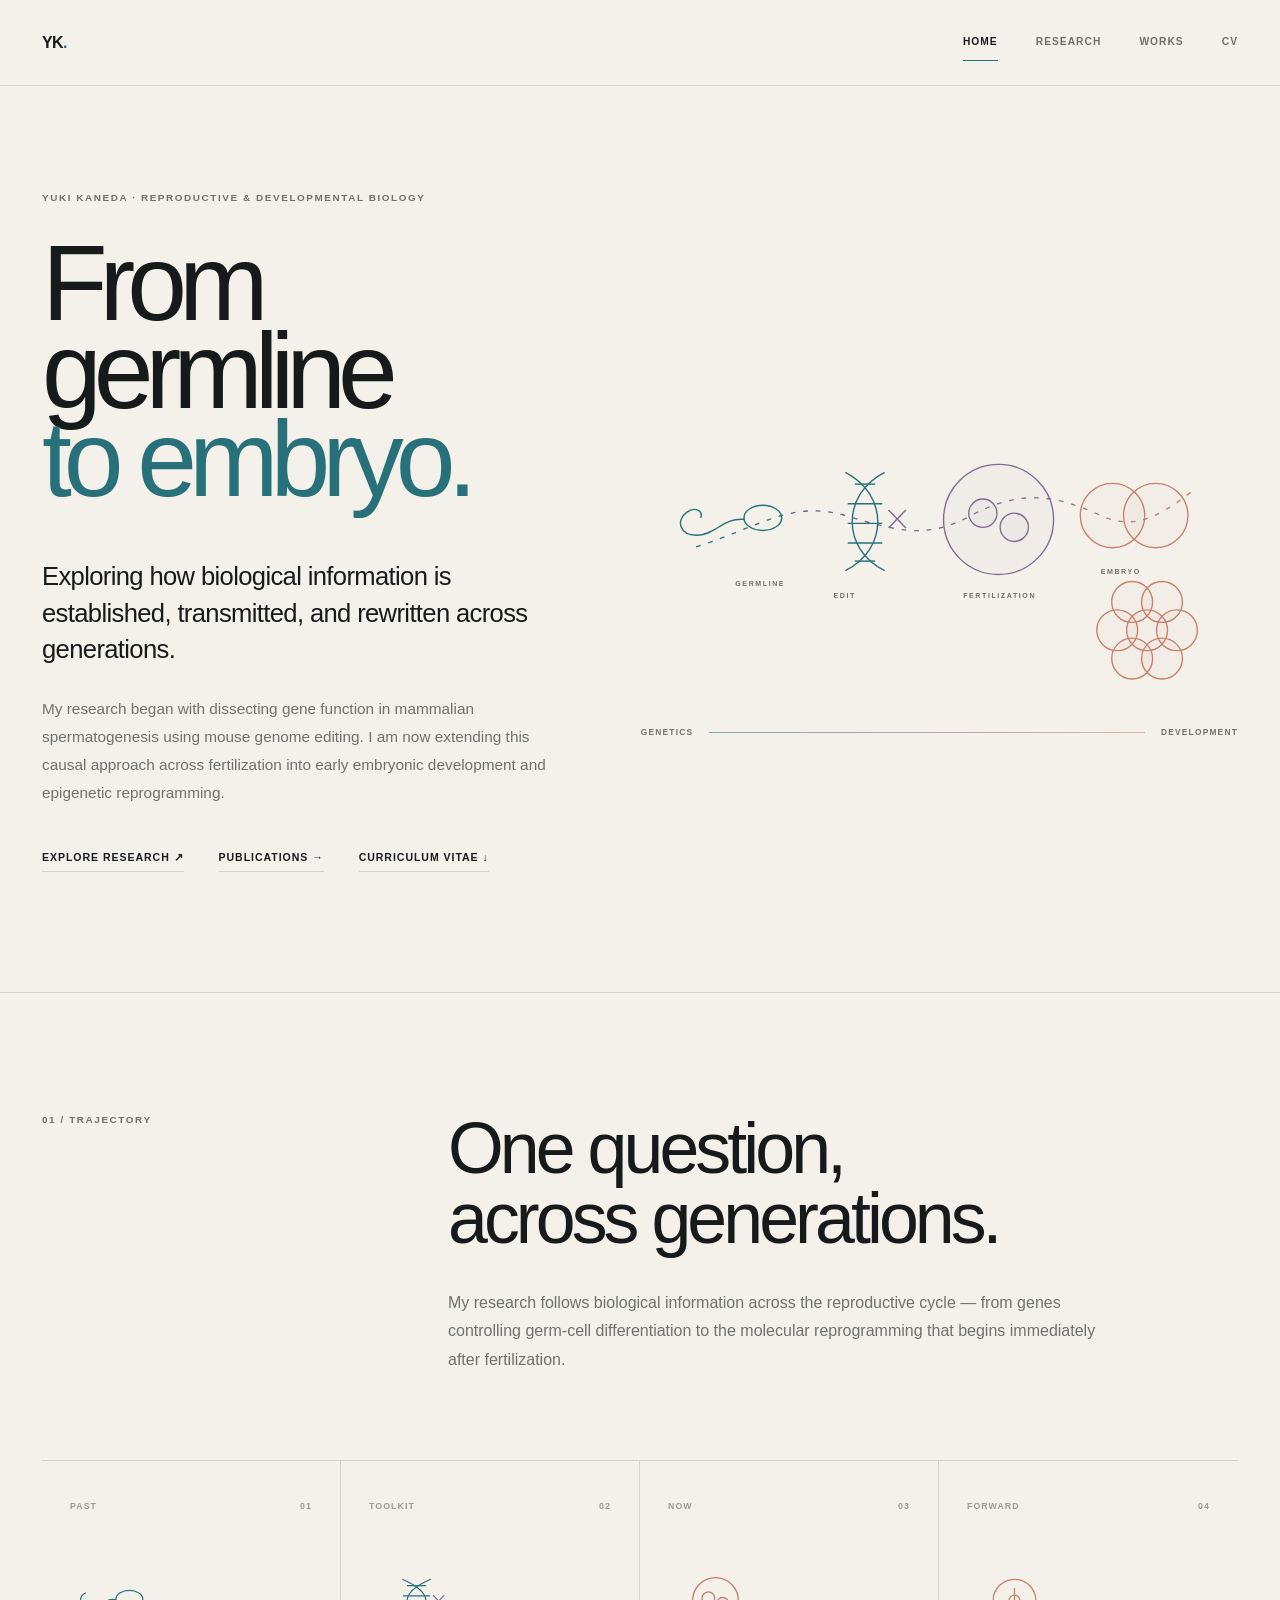
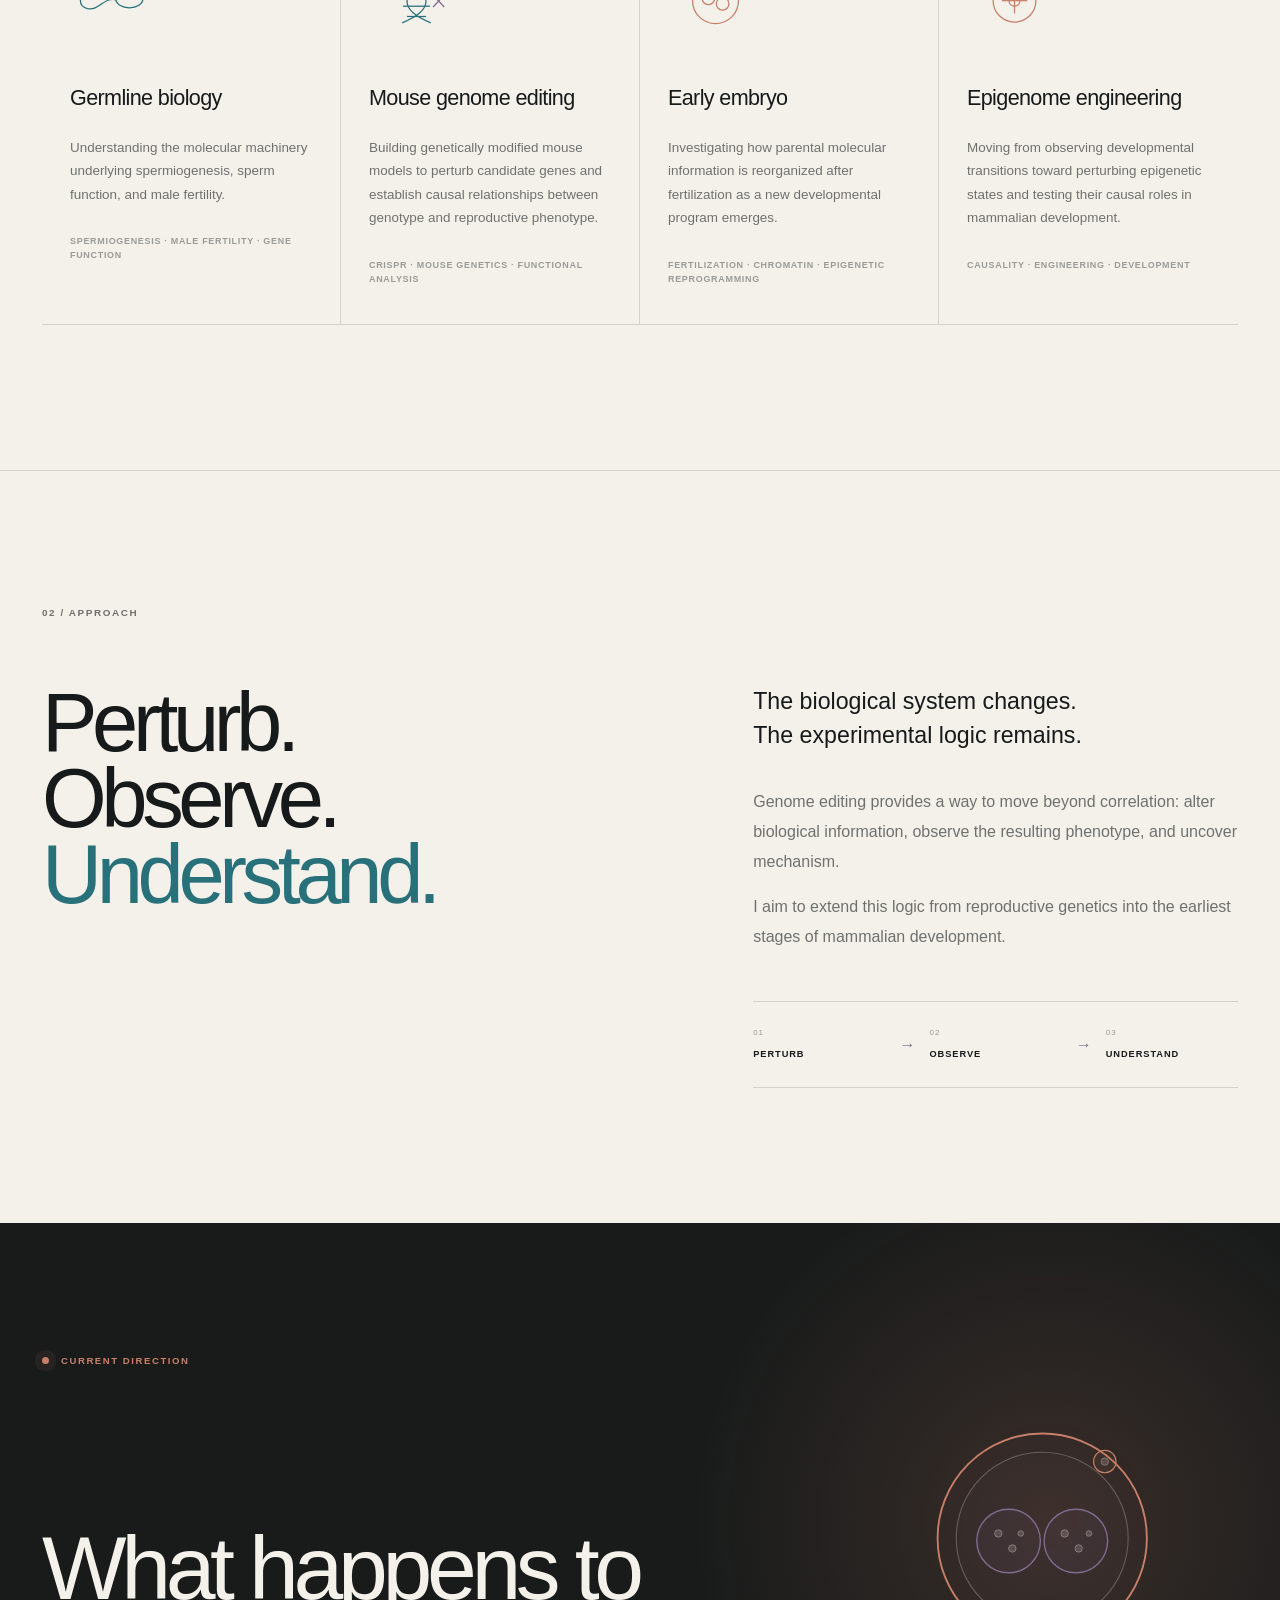
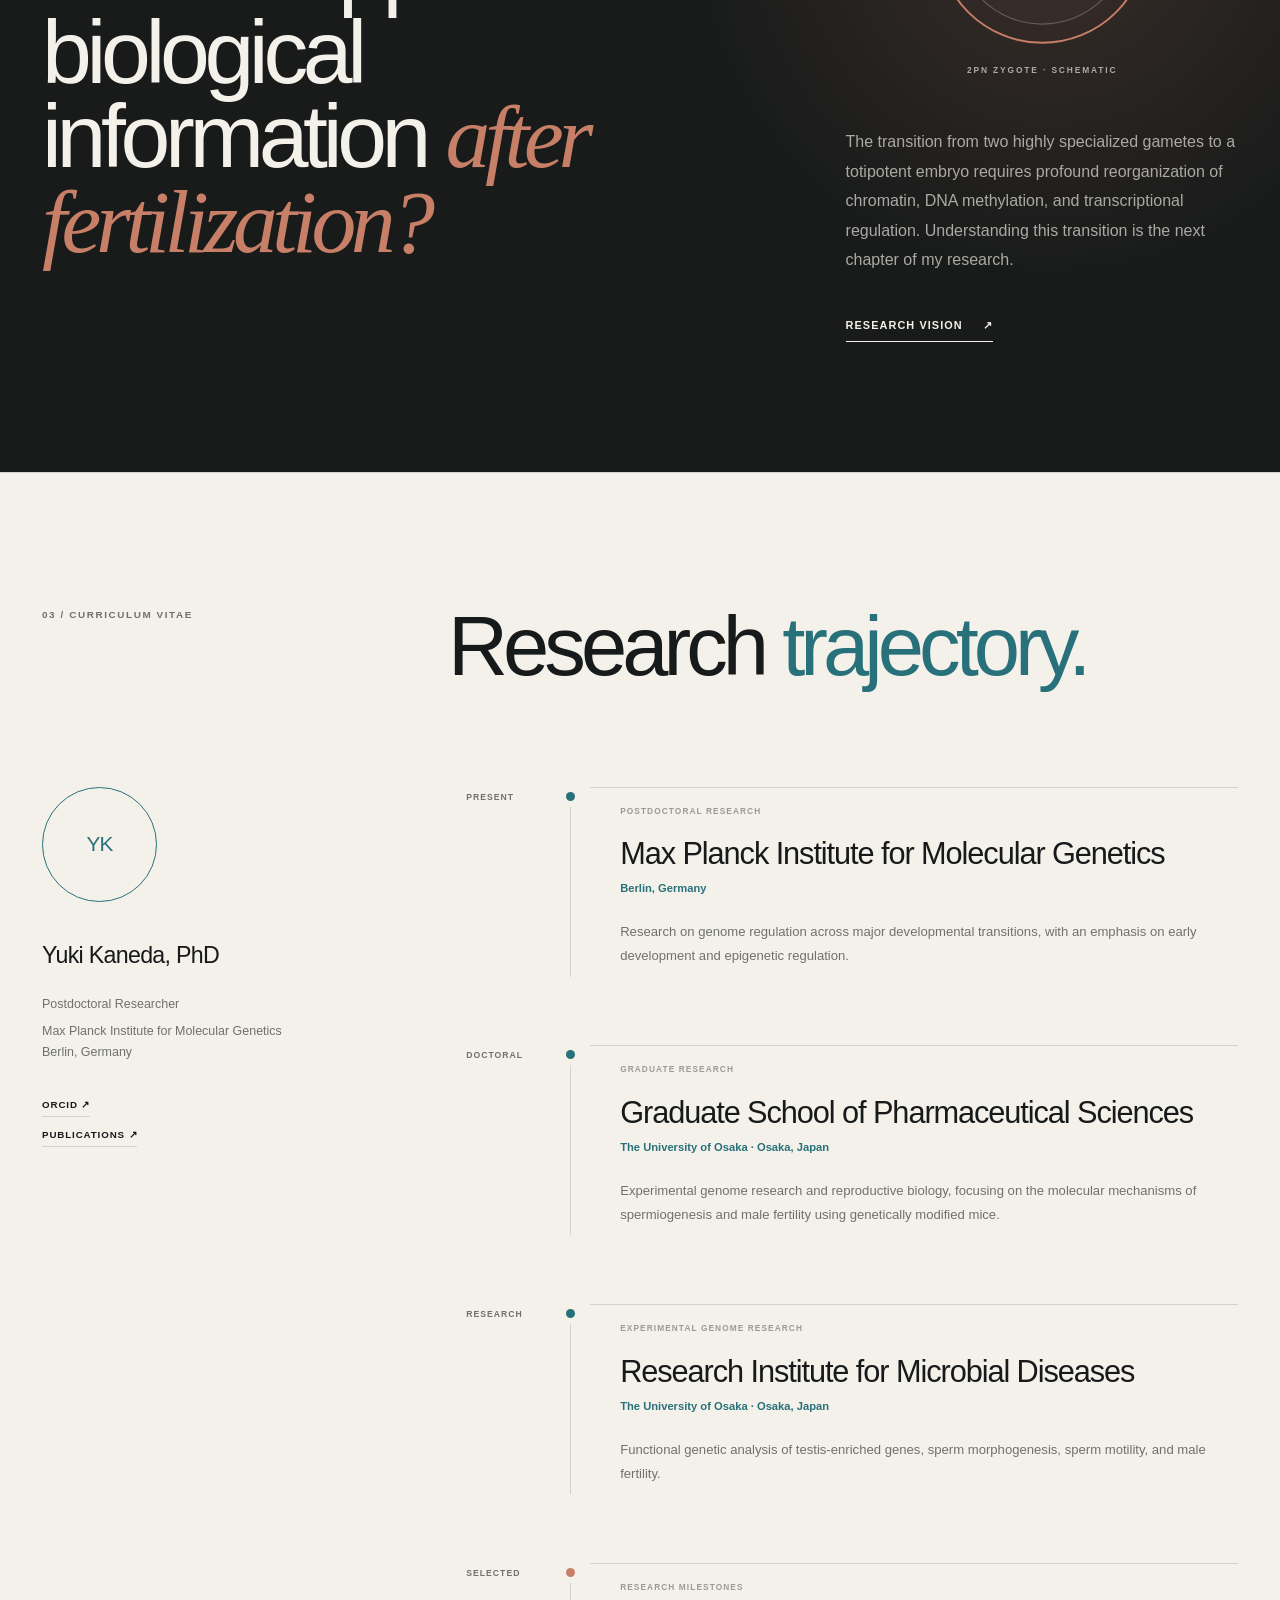
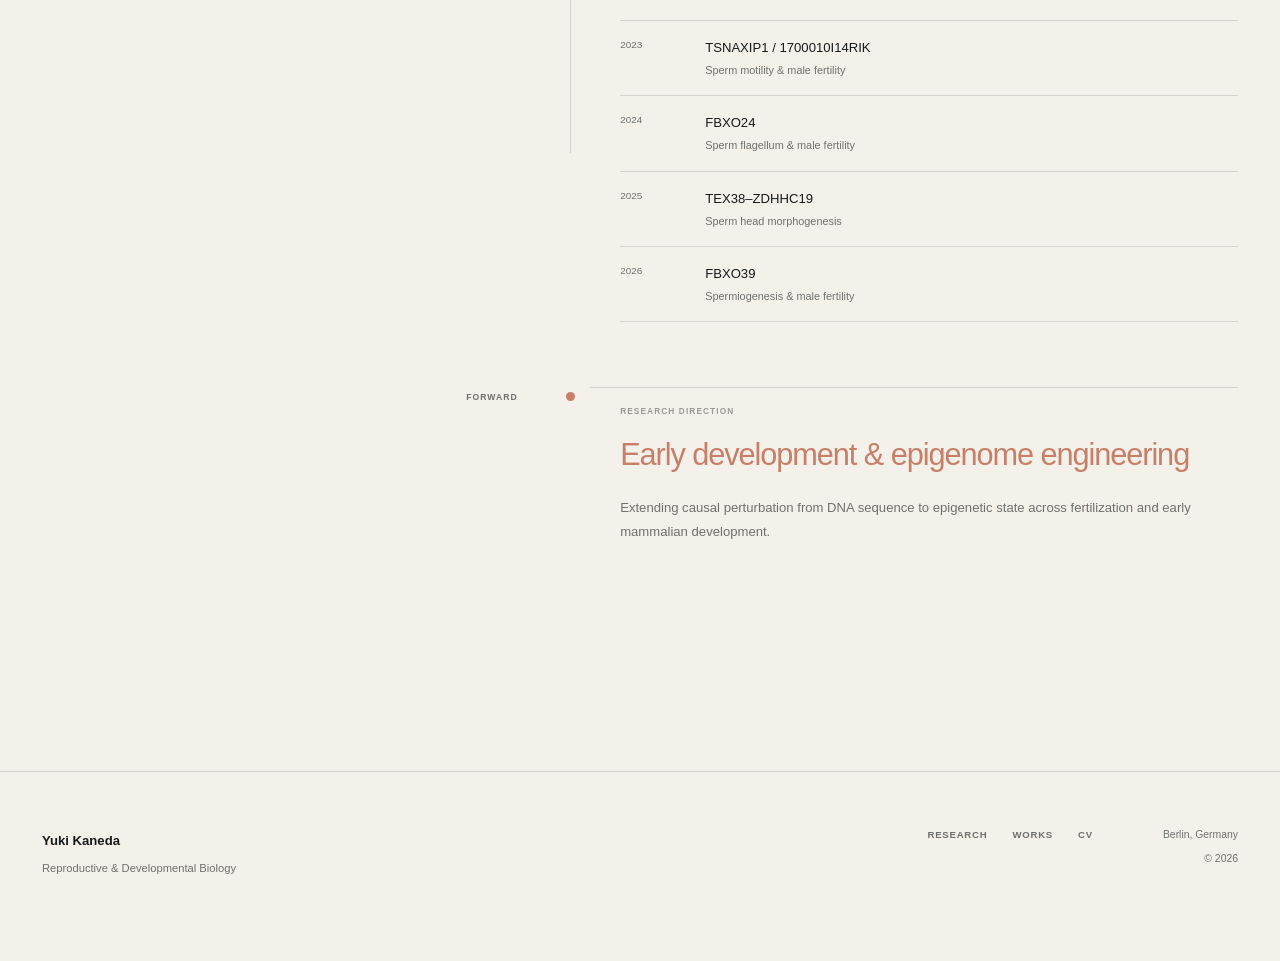
<file: index.html>
<!DOCTYPE html>
<html lang="en">
<head>
  <meta charset="UTF-8">
  <meta name="viewport" content="width=device-width, initial-scale=1.0">

  <title>Yuki Kaneda | Reproduction & Development</title>

  <meta
    name="description"
    content="Yuki Kaneda — postdoctoral researcher studying mammalian reproduction, genome editing, fertilization and early embryonic development."
  >

  <link rel="stylesheet" href="styles.css">
</head>

<body>

<header class="site-header">
  <a class="logo" href="index.html" aria-label="Yuki Kaneda home">
    YK<span>.</span>
  </a>

  <nav aria-label="Main navigation">
    <a href="index.html" class="active">Home</a>
    <a href="research.html">Research</a>
    <a href="works.html">Works</a>
    <a href="#cv">CV</a>
  </nav>
</header>


<main>

  <!-- ======================================================
       HERO
  ======================================================= -->

  <section class="hero">

    <div class="hero-copy">

      <p class="eyebrow">
        YUKI KANEDA · REPRODUCTIVE & DEVELOPMENTAL BIOLOGY
      </p>

      <h1>
        From germline
        <br>
        <span>to embryo.</span>
      </h1>

      <p class="hero-lead">
        Exploring how biological information is established,
        transmitted, and rewritten across generations.
      </p>

      <p class="hero-description">
        My research began with dissecting gene function in mammalian
        spermatogenesis using mouse genome editing. I am now extending
        this causal approach across fertilization into early embryonic
        development and epigenetic reprogramming.
      </p>

      <div class="hero-links">
        <a href="research.html">Explore research ↗</a>
        <a href="works.html">Publications →</a>
        <a href="#cv">Curriculum vitae ↓</a>
      </div>

    </div>


    <!-- Unified scientific illustration -->

    <div class="home-science-visual" aria-hidden="true">

      <svg viewBox="0 0 760 500">

        <defs>
          <linearGradient
            id="homeGradient"
            x1="0%"
            y1="0%"
            x2="100%"
            y2="0%"
          >
            <stop offset="0%" stop-color="#28717a"/>
            <stop offset="52%" stop-color="#806b91"/>
            <stop offset="100%" stop-color="#c77f68"/>
          </linearGradient>
        </defs>


        <!-- trajectory -->

        <path
          class="science-path"
          d="
            M70 285
            C150 260 190 225 260 245
            C330 266 365 275 420 245
            C485 210 530 220 585 245
            C625 263 655 250 700 215
          "
        />


        <!-- sperm -->

        <g class="science-germline">
          <ellipse
            cx="155"
            cy="248"
            rx="24"
            ry="16"
          />

          <path
            d="
              M132 250
              C105 247 96 269 72 270
              C49 271 44 251 58 241
              C69 233 79 239 76 248
            "
          />
        </g>


        <!-- DNA -->

        <g class="science-dna">

          <path
            d="
              M260 190
              C315 218 315 288 260 315
            "
          />

          <path
            d="
              M310 190
              C255 218 255 288 310 315
            "
          />

          <line x1="272" y1="205" x2="298" y2="205"/>
          <line x1="263" y1="230" x2="307" y2="230"/>
          <line x1="263" y1="255" x2="307" y2="255"/>
          <line x1="263" y1="280" x2="307" y2="280"/>
          <line x1="272" y1="303" x2="298" y2="303"/>

          <!-- edit mark -->

          <line
            class="science-edit"
            x1="315"
            y1="238"
            x2="337"
            y2="261"
          />

          <line
            class="science-edit"
            x1="337"
            y1="238"
            x2="315"
            y2="261"
          />

        </g>


        <!-- fertilized oocyte -->

        <g class="science-fertilization">

          <circle
            cx="455"
            cy="250"
            r="70"
          />

          <circle
            cx="435"
            cy="242"
            r="18"
          />

          <circle
            cx="475"
            cy="260"
            r="18"
          />

        </g>


        <!-- 2-cell -->

        <g class="science-embryo">

          <circle
            cx="600"
            cy="245"
            r="41"
          />

          <circle
            cx="655"
            cy="245"
            r="41"
          />

        </g>


        <!-- small later embryo -->

        <g class="science-embryo science-late">

          <circle cx="625" cy="355" r="26"/>
          <circle cx="663" cy="355" r="26"/>

          <circle cx="606" cy="391" r="26"/>
          <circle cx="644" cy="391" r="26"/>
          <circle cx="682" cy="391" r="26"/>

          <circle cx="625" cy="427" r="26"/>
          <circle cx="663" cy="427" r="26"/>

        </g>


        <!-- labels -->

        <text x="120" y="335">GERMLINE</text>
        <text x="245" y="350">EDIT</text>
        <text x="410" y="350">FERTILIZATION</text>
        <text x="585" y="320">EMBRYO</text>

      </svg>


      <div class="visual-scale">

        <span>GENETICS</span>

        <div class="visual-scale-line"></div>

        <span>DEVELOPMENT</span>

      </div>

    </div>

  </section>


  <!-- ======================================================
       TRAJECTORY
  ======================================================= -->

  <section class="trajectory-section">

    <div class="trajectory-heading">

      <p class="section-number">
        01 / TRAJECTORY
      </p>

      <div>

        <h2>
          One question,
          <br>
          across generations.
        </h2>

        <p class="section-intro">
          My research follows biological information across the
          reproductive cycle — from genes controlling germ-cell
          differentiation to the molecular reprogramming that
          begins immediately after fertilization.
        </p>

      </div>

    </div>


    <div class="research-grid">


      <!-- 01 -->

      <article class="research-stage">

        <div class="stage-top">
          <span>PAST</span>
          <span>01</span>
        </div>


        <div class="mini-illustration sperm-mini">

          <svg viewBox="0 0 120 80" aria-hidden="true">
            <ellipse cx="75" cy="38" rx="17" ry="11"/>

            <path
              d="
                M58 39
                C43 35 37 53 22 50
                C10 47 11 34 20 30
              "
            />
          </svg>

        </div>


        <h3>Germline biology</h3>

        <p>
          Understanding the molecular machinery underlying
          spermiogenesis, sperm function, and male fertility.
        </p>

        <div class="stage-tags">
          Spermiogenesis · Male fertility · Gene function
        </div>

      </article>


      <!-- 02 -->

      <article class="research-stage">

        <div class="stage-top">
          <span>TOOLKIT</span>
          <span>02</span>
        </div>


        <div class="mini-illustration dna-mini">

          <svg viewBox="0 0 120 80" aria-hidden="true">

            <path d="M42 13 C82 30 82 52 42 68"/>
            <path d="M78 13 C38 30 38 52 78 68"/>

            <line x1="48" y1="21" x2="72" y2="21"/>
            <line x1="43" y1="34" x2="77" y2="34"/>
            <line x1="43" y1="47" x2="77" y2="47"/>
            <line x1="48" y1="60" x2="72" y2="60"/>

            <line class="mini-cut" x1="81" y1="33" x2="95" y2="48"/>
            <line class="mini-cut" x1="95" y1="33" x2="81" y2="48"/>

          </svg>

        </div>


        <h3>Mouse genome editing</h3>

        <p>
          Building genetically modified mouse models to perturb
          candidate genes and establish causal relationships
          between genotype and reproductive phenotype.
        </p>

        <div class="stage-tags">
          CRISPR · Mouse genetics · Functional analysis
        </div>

      </article>


      <!-- 03 -->

      <article class="research-stage">

        <div class="stage-top">
          <span>NOW</span>
          <span>03</span>
        </div>


        <div class="mini-illustration embryo-mini">

          <svg viewBox="0 0 120 80" aria-hidden="true">

            <circle cx="60" cy="40" r="29"/>

            <circle cx="51" cy="37" r="8"/>
            <circle cx="69" cy="44" r="8"/>

          </svg>

        </div>


        <h3>Early embryo</h3>

        <p>
          Investigating how parental molecular information is
          reorganized after fertilization as a new developmental
          program emerges.
        </p>

        <div class="stage-tags">
          Fertilization · Chromatin · Epigenetic reprogramming
        </div>

      </article>


      <!-- 04 -->

      <article class="research-stage">

        <div class="stage-top">
          <span>FORWARD</span>
          <span>04</span>
        </div>


        <div class="mini-illustration engineering-mini">

          <svg viewBox="0 0 120 80" aria-hidden="true">

            <circle cx="60" cy="40" r="27"/>

            <path d="M60 24 V56"/>
            <path d="M44 40 H76"/>

            <circle cx="60" cy="40" r="7"/>

          </svg>

        </div>


        <h3>Epigenome engineering</h3>

        <p>
          Moving from observing developmental transitions toward
          perturbing epigenetic states and testing their causal
          roles in mammalian development.
        </p>

        <div class="stage-tags">
          Causality · Engineering · Development
        </div>

      </article>

    </div>

  </section>


  <!-- ======================================================
       APPROACH
  ======================================================= -->

  <section class="approach-section">

    <p class="section-number">
      02 / APPROACH
    </p>


    <div class="approach-grid">

      <h2>
        Perturb.
        <br>
        Observe.
        <br>
        <span>Understand.</span>
      </h2>


      <div class="approach-copy">

        <p class="approach-lead">
          The biological system changes.
          <br>
          The experimental logic remains.
        </p>

        <p>
          Genome editing provides a way to move beyond correlation:
          alter biological information, observe the resulting
          phenotype, and uncover mechanism.
        </p>

        <p>
          I aim to extend this logic from reproductive genetics
          into the earliest stages of mammalian development.
        </p>


        <div class="causal-diagram">

          <div>
            <span>01</span>
            <strong>PERTURB</strong>
          </div>

          <i>→</i>

          <div>
            <span>02</span>
            <strong>OBSERVE</strong>
          </div>

          <i>→</i>

          <div>
            <span>03</span>
            <strong>UNDERSTAND</strong>
          </div>

        </div>

      </div>

    </div>

  </section>


  <!-- ======================================================
       CURRENT DIRECTION
  ======================================================= -->

  <section class="current-section">

    <p class="current-label">
      CURRENT DIRECTION
    </p>


    <div class="current-grid">

      <h2>
        What happens to
        biological information
        <em>after fertilization?</em>
      </h2>


      <div>

        <!-- Scientifically grounded schematic of a mouse 2PN zygote -->

        <div class="current-embryo">

          <svg viewBox="0 0 420 320" role="img" aria-labelledby="zygote-title zygote-desc">
            <title id="zygote-title">Mouse two-pronuclear zygote</title>
            <desc id="zygote-desc">Schematic showing the zona pellucida, oolemma, maternal and paternal pronuclei with nucleoli, and the second polar body.</desc>

            <!-- zona pellucida and oolemma -->
            <circle class="current-zona" cx="210" cy="150" r="112"/>
            <circle class="current-oolemma" cx="210" cy="150" r="92"/>

            <!-- maternal and paternal pronuclei -->
            <circle class="current-pronucleus" cx="174" cy="153" r="34"/>
            <circle class="current-pronucleus" cx="246" cy="153" r="34"/>

            <!-- nucleolar precursor bodies -->
            <g class="current-nucleoli">
              <circle cx="163" cy="145" r="4"/>
              <circle cx="178" cy="161" r="4"/>
              <circle cx="187" cy="145" r="3"/>
              <circle cx="234" cy="145" r="4"/>
              <circle cx="249" cy="161" r="4"/>
              <circle cx="260" cy="145" r="3"/>
            </g>

            <!-- second polar body in the perivitelline space -->
            <circle class="current-polar-body" cx="277" cy="68" r="12"/>
            <circle class="current-polar-core" cx="277" cy="68" r="4"/>

            <text class="current-caption" x="210" y="294" text-anchor="middle">2PN ZYGOTE · SCHEMATIC</text>
          </svg>

        </div>


        <p class="current-copy">
          The transition from two highly specialized gametes to
          a totipotent embryo requires profound reorganization of
          chromatin, DNA methylation, and transcriptional regulation.
          Understanding this transition is the next chapter of my research.
        </p>

        <a href="research.html" class="large-link light-link">
          Research vision
          <span>↗</span>
        </a>

      </div>

    </div>

  </section>


  <!-- ======================================================
       CV
  ======================================================= -->

  <section class="cv-section" id="cv">

    <div class="cv-heading">

      <p class="section-number">
        03 / CURRICULUM VITAE
      </p>

      <h2>
        Research
        <span>trajectory.</span>
      </h2>

    </div>


    <div class="cv-layout">

      <!-- profile -->

      <aside class="cv-profile">

        <div class="cv-monogram">
          YK
        </div>

        <h3>Yuki Kaneda, PhD</h3>

        <p>
          Postdoctoral Researcher
        </p>

        <p>
          Max Planck Institute for Molecular Genetics
          <br>
          Berlin, Germany
        </p>


        <div class="cv-profile-links">

          <a
            href="https://orcid.org/0000-0001-6300-4234"
            target="_blank"
            rel="noopener noreferrer"
          >
            ORCID ↗
          </a>

          <a href="works.html">
            Publications ↗
          </a>

        </div>

      </aside>


      <!-- timeline -->

      <div class="cv-timeline">


        <article class="cv-entry">

          <div class="cv-date">
            PRESENT
          </div>

          <div class="cv-marker"></div>

          <div class="cv-entry-content">

            <p class="cv-type">
              POSTDOCTORAL RESEARCH
            </p>

            <h3>
              Max Planck Institute for Molecular Genetics
            </h3>

            <p class="cv-place">
              Berlin, Germany
            </p>

            <p>
              Research on genome regulation across major developmental
              transitions, with an emphasis on early development and
              epigenetic regulation.
            </p>

          </div>

        </article>


        <article class="cv-entry">

          <div class="cv-date">
            DOCTORAL
          </div>

          <div class="cv-marker"></div>

          <div class="cv-entry-content">

            <p class="cv-type">
              GRADUATE RESEARCH
            </p>

            <h3>
              Graduate School of Pharmaceutical Sciences
            </h3>

            <p class="cv-place">
              The University of Osaka · Osaka, Japan
            </p>

            <p>
              Experimental genome research and reproductive biology,
              focusing on the molecular mechanisms of spermiogenesis
              and male fertility using genetically modified mice.
            </p>

          </div>

        </article>


        <article class="cv-entry">

          <div class="cv-date">
            RESEARCH
          </div>

          <div class="cv-marker"></div>

          <div class="cv-entry-content">

            <p class="cv-type">
              EXPERIMENTAL GENOME RESEARCH
            </p>

            <h3>
              Research Institute for Microbial Diseases
            </h3>

            <p class="cv-place">
              The University of Osaka · Osaka, Japan
            </p>

            <p>
              Functional genetic analysis of testis-enriched genes,
              sperm morphogenesis, sperm motility, and male fertility.
            </p>

          </div>

        </article>


        <article class="cv-entry cv-entry-research">

          <div class="cv-date">
            SELECTED
          </div>

          <div class="cv-marker embryo-marker"></div>

          <div class="cv-entry-content">

            <p class="cv-type">
              RESEARCH MILESTONES
            </p>

            <div class="cv-milestones">

              <div>
                <span>2023</span>
                <p>
                  TSNAXIP1 / 1700010I14RIK
                  <small>Sperm motility & male fertility</small>
                </p>
              </div>

              <div>
                <span>2024</span>
                <p>
                  FBXO24
                  <small>Sperm flagellum & male fertility</small>
                </p>
              </div>

              <div>
                <span>2025</span>
                <p>
                  TEX38–ZDHHC19
                  <small>Sperm head morphogenesis</small>
                </p>
              </div>

              <div>
                <span>2026</span>
                <p>
                  FBXO39
                  <small>Spermiogenesis & male fertility</small>
                </p>
              </div>

            </div>

          </div>

        </article>


        <article class="cv-entry cv-forward">

          <div class="cv-date">
            FORWARD
          </div>

          <div class="cv-marker embryo-marker"></div>

          <div class="cv-entry-content">

            <p class="cv-type">
              RESEARCH DIRECTION
            </p>

            <h3>
              Early development & epigenome engineering
            </h3>

            <p>
              Extending causal perturbation from DNA sequence
              to epigenetic state across fertilization and early
              mammalian development.
            </p>

          </div>

        </article>

      </div>

    </div>

  </section>

</main>


<footer>

  <div>
    <strong>Yuki Kaneda</strong>
    <p>Reproductive & Developmental Biology</p>
  </div>


  <div class="footer-links">
    <a href="research.html">Research</a>
    <a href="works.html">Works</a>
    <a href="#cv">CV</a>
  </div>


  <div class="footer-note">
    <span>Berlin, Germany</span>
    <span>© 2026</span>
  </div>

</footer>


<script>
document.documentElement.classList.add("js");

const revealTargets = document.querySelectorAll(
  ".research-stage, .cv-entry"
);

if ("IntersectionObserver" in window) {
  const observer = new IntersectionObserver(
    (entries, obs) => {
      entries.forEach((entry) => {
        if (entry.isIntersecting) {
          entry.target.classList.add("visible");
          obs.unobserve(entry.target);
        }
      });
    },
    {
      threshold: 0.08
    }
  );

  revealTargets.forEach((element) => observer.observe(element));
} else {
  revealTargets.forEach((element) => {
    element.classList.add("visible");
  });
}
</script>

</body>
</html>
</file>
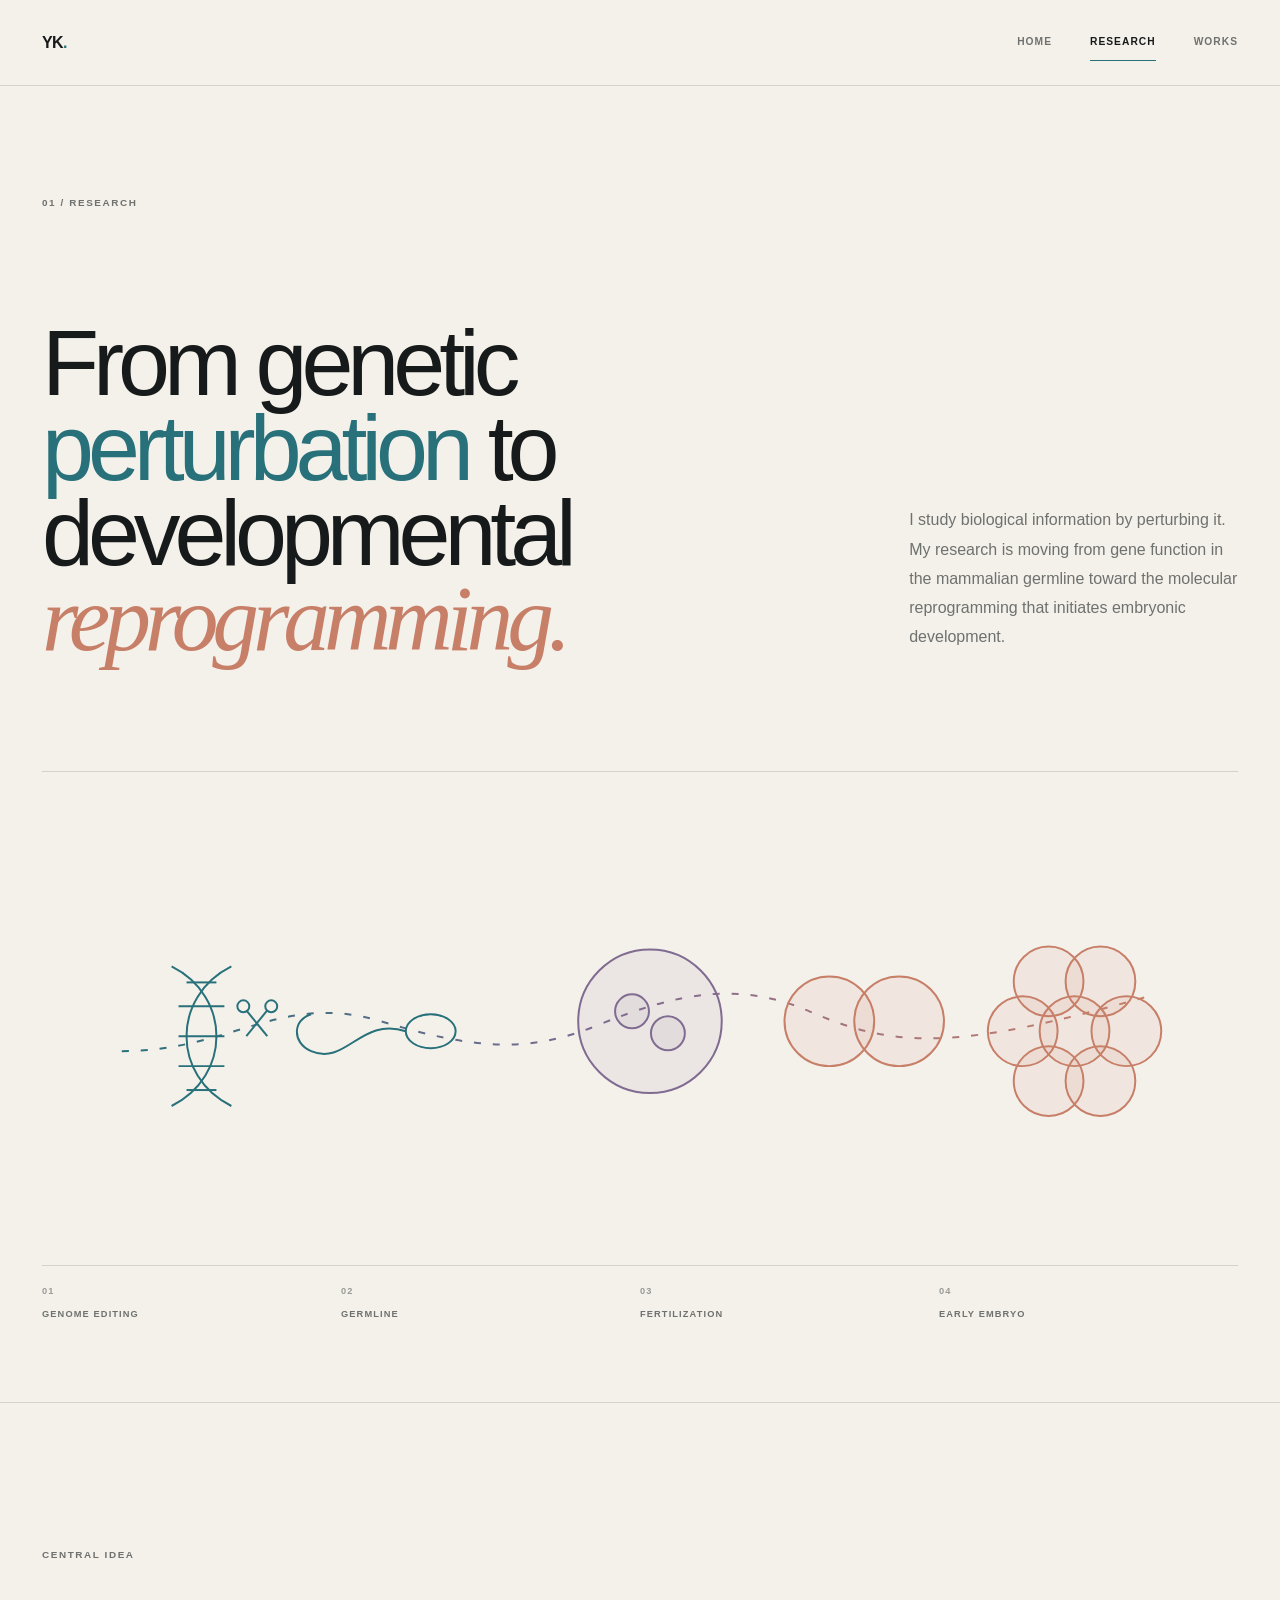
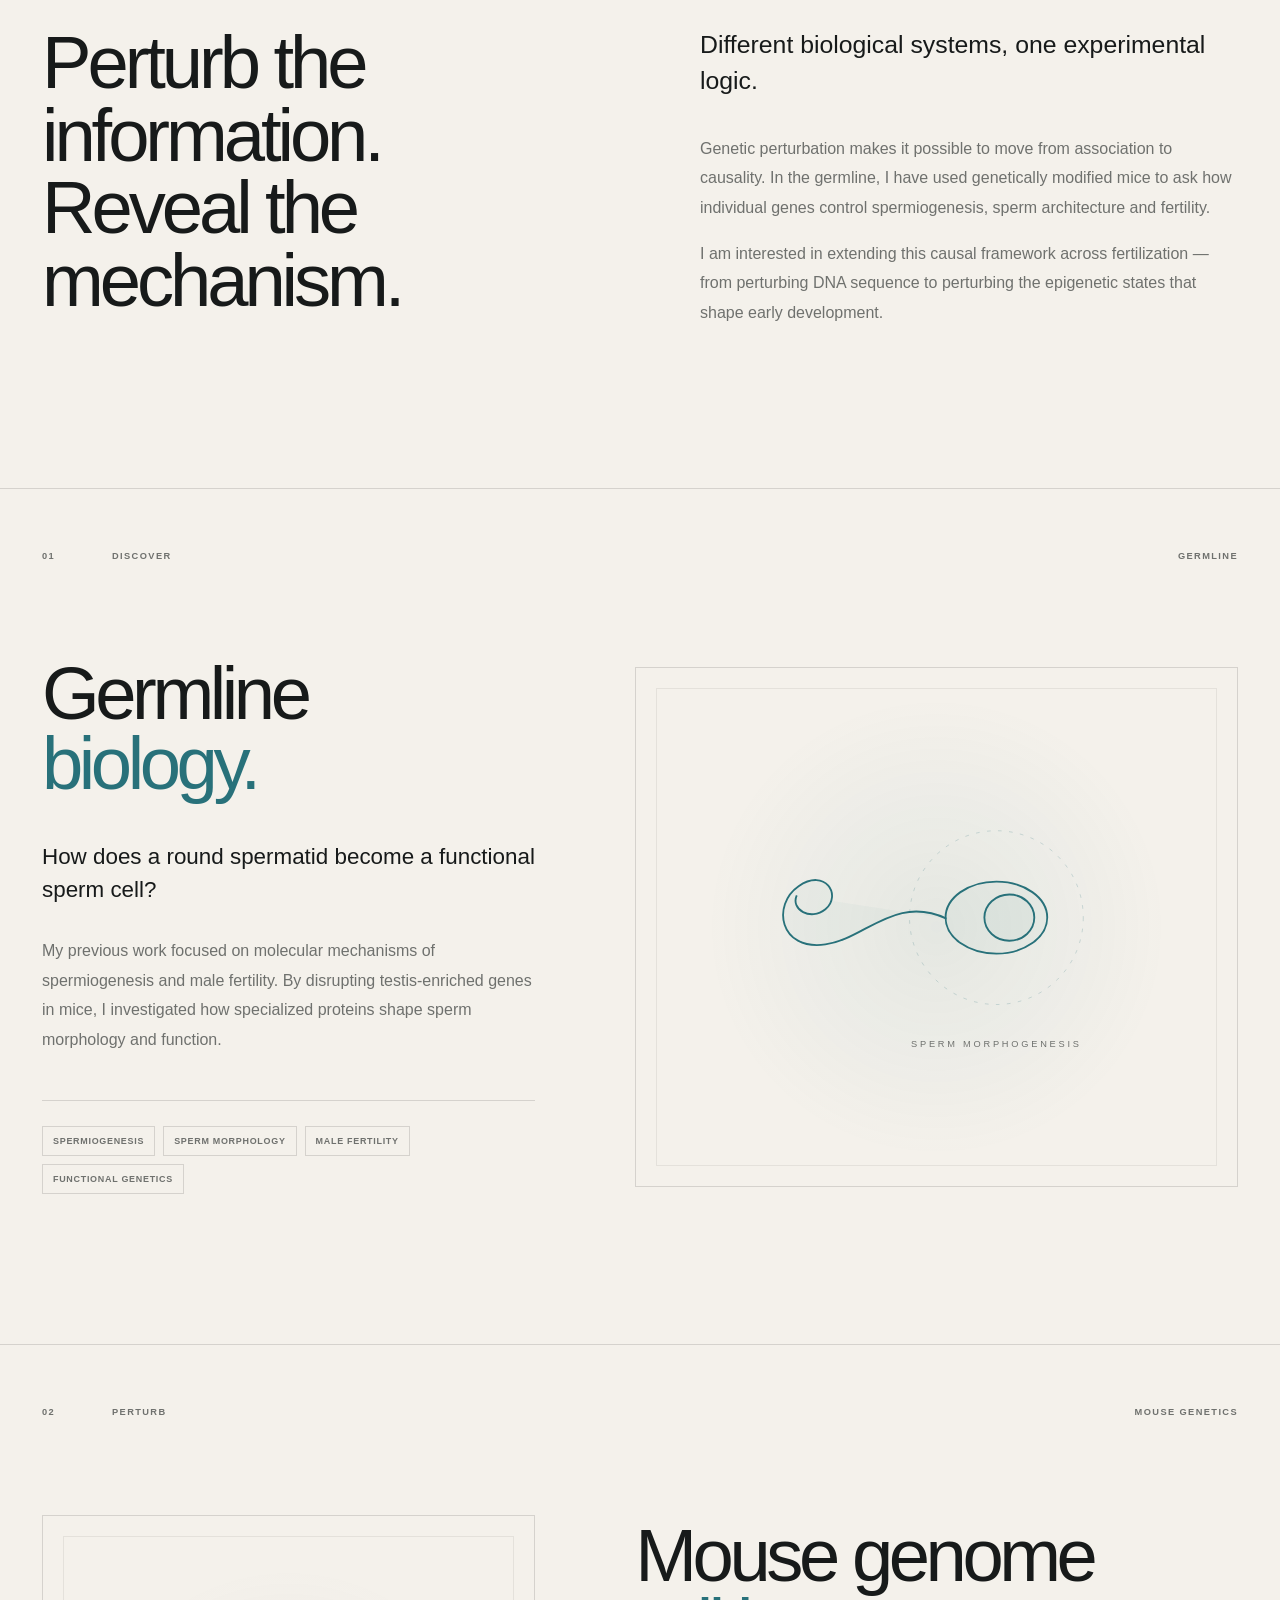
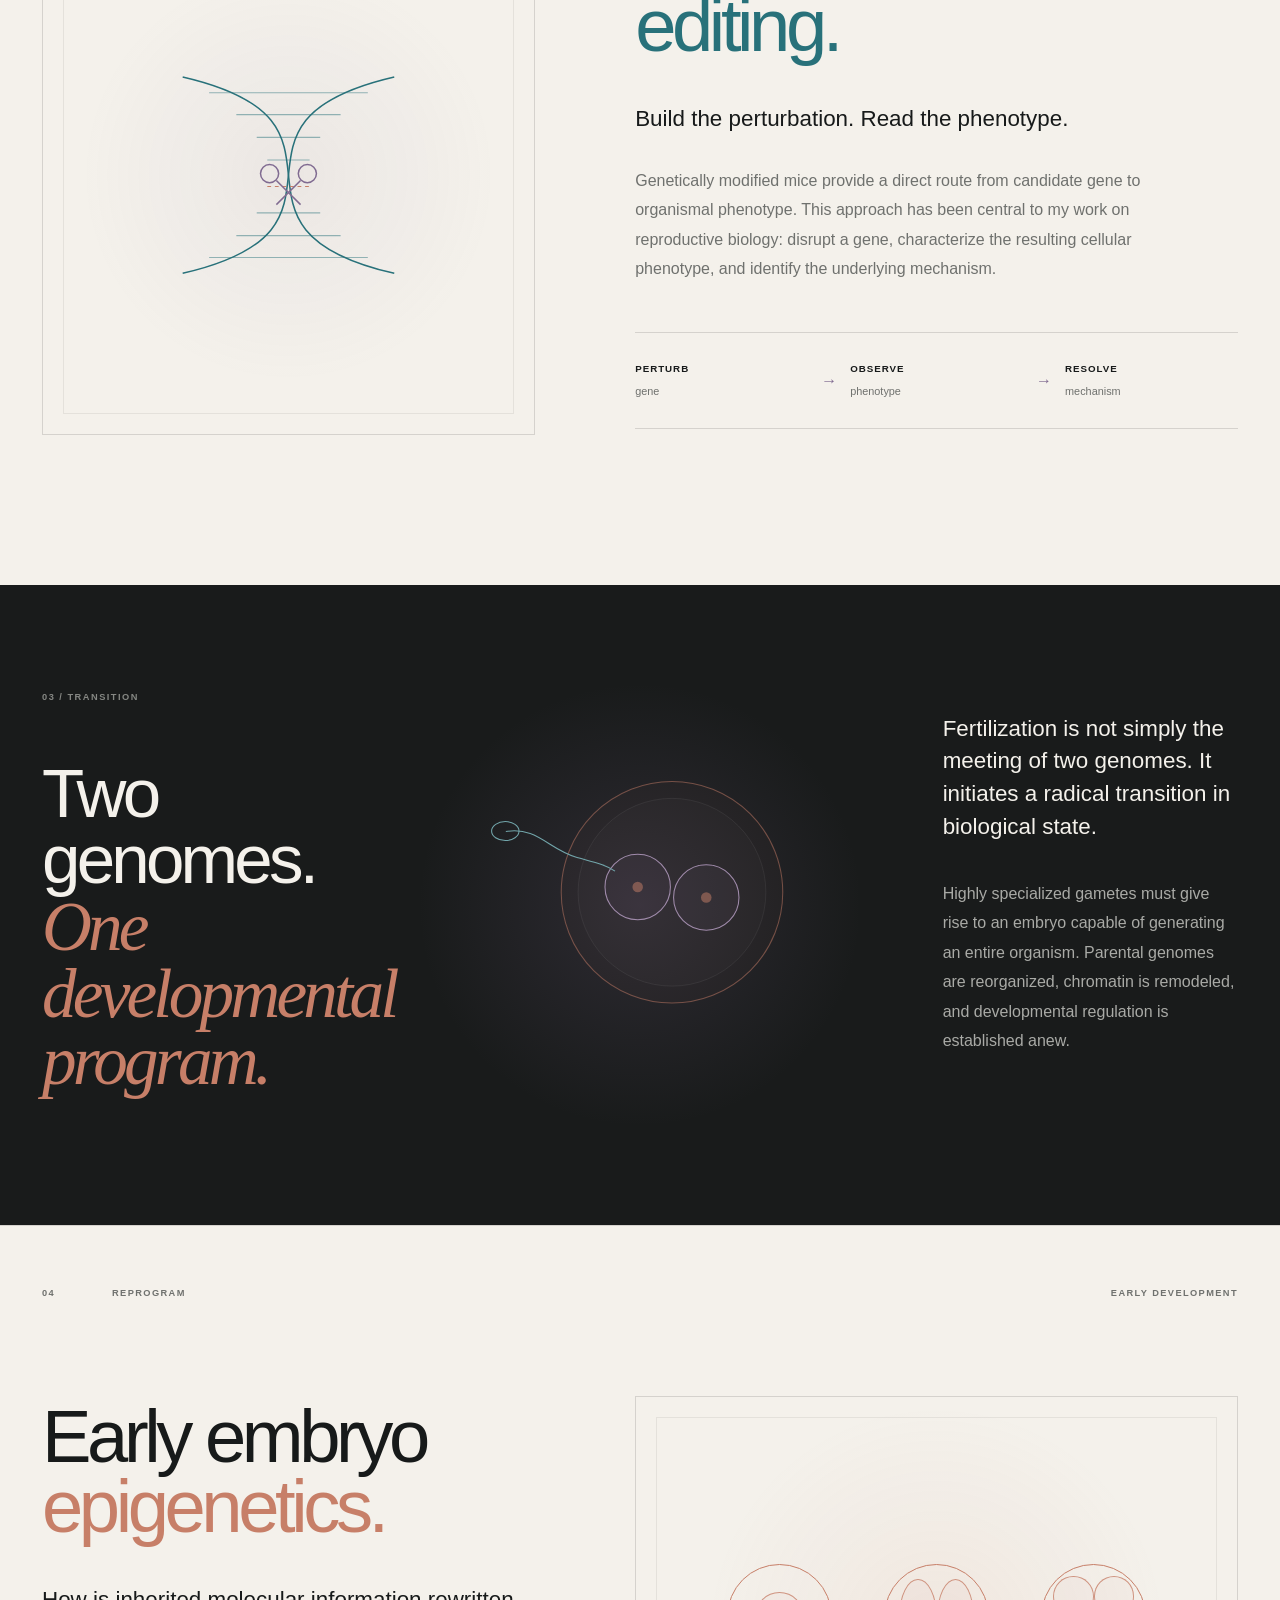
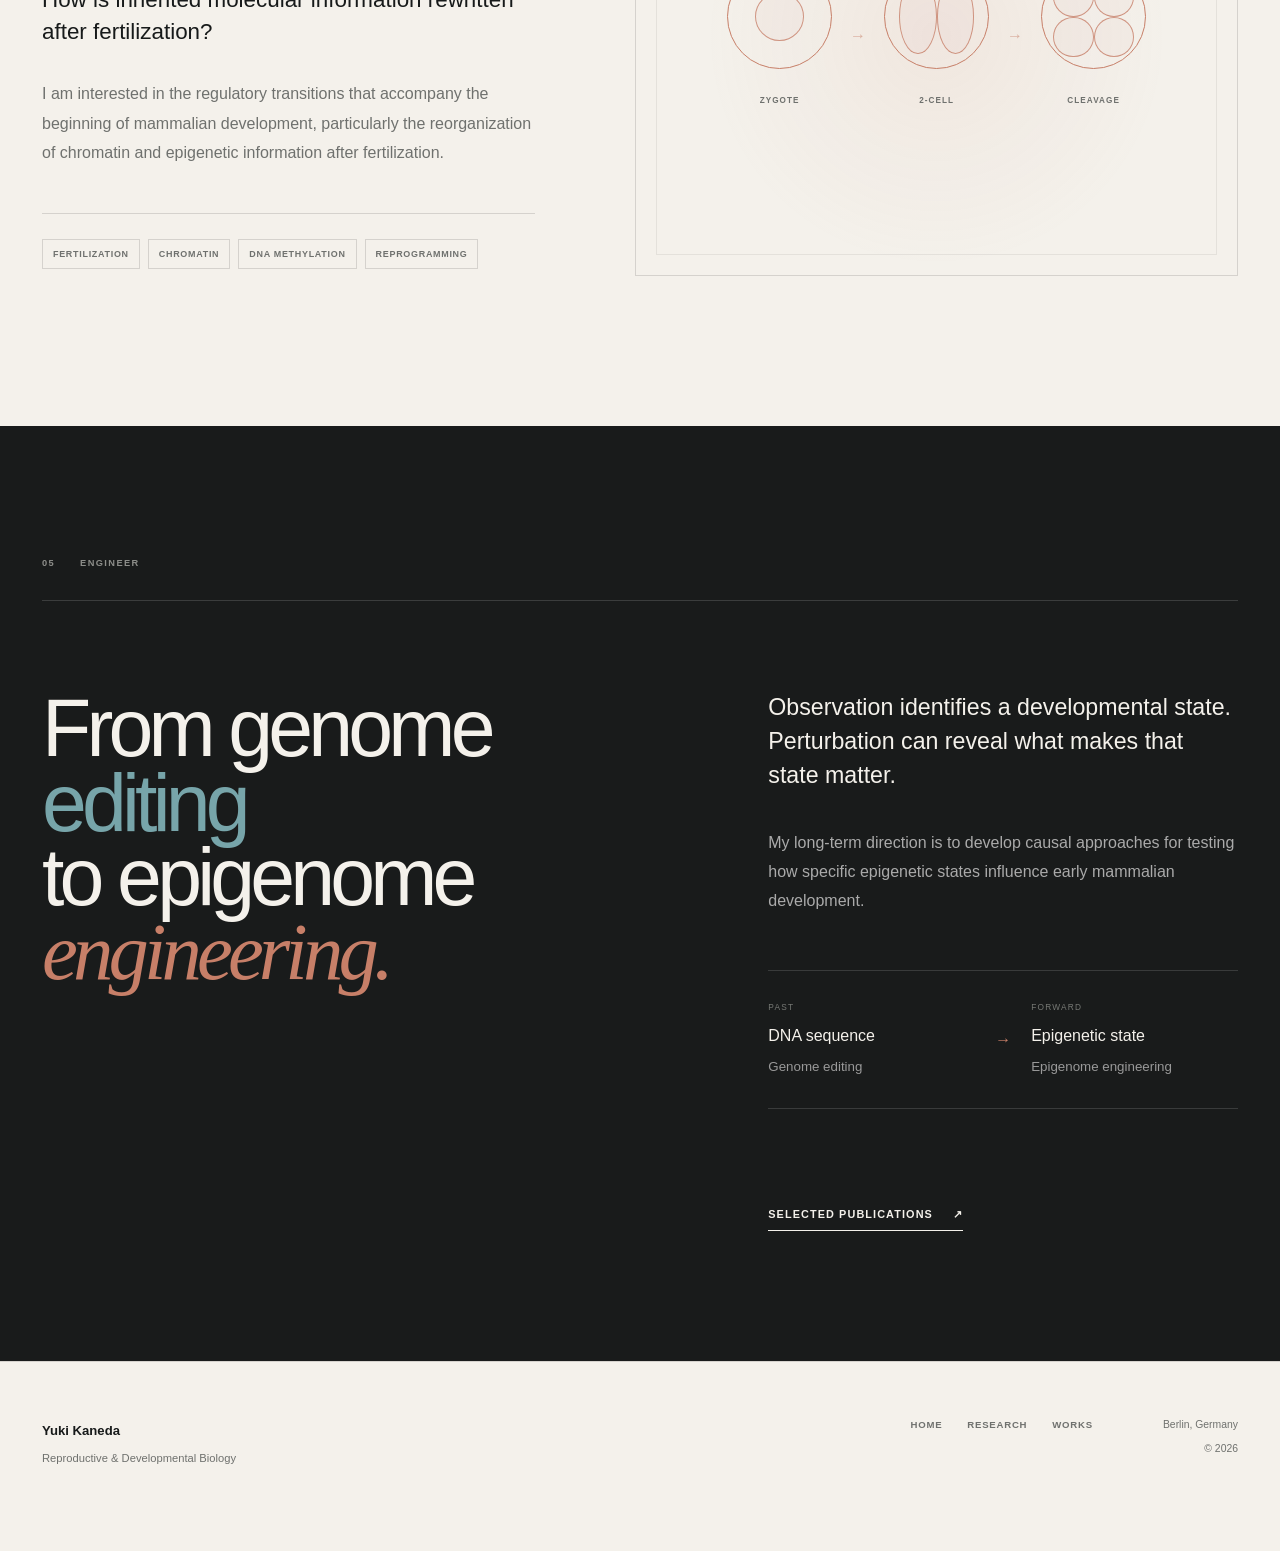
<file: research.html>
<!DOCTYPE html>
<html lang="en">
<head>
  <meta charset="UTF-8">
  <meta name="viewport" content="width=device-width, initial-scale=1.0">
  <title>Research | Yuki Kaneda</title>
  <meta name="description"
        content="Research of Yuki Kaneda — from germline genetics and mouse genome editing to fertilization, early embryonic development and epigenome engineering.">
  <link rel="stylesheet" href="styles.css">
</head>

<body>

<header class="site-header">
  <a class="logo" href="index.html">YK<span>.</span></a>

  <nav>
    <a href="index.html">Home</a>
    <a href="research.html" class="active">Research</a>
    <a href="works.html">Works</a>
  </nav>
</header>

<main>

  <!-- ===================== HERO ===================== -->

  <section class="research-hero">

    <div class="research-hero-copy">
      <p class="eyebrow">01 / RESEARCH</p>

      <h1>
        From genetic
        <span>perturbation</span>
        to developmental
        <em>reprogramming.</em>
      </h1>

      <p class="research-hero-lead">
        I study biological information by perturbing it.
        My research is moving from gene function in the mammalian
        germline toward the molecular reprogramming that initiates
        embryonic development.
      </p>
    </div>


    <!-- Scientific trajectory illustration -->

    <div class="research-illustration" aria-hidden="true">

      <svg viewBox="0 0 1200 460"
           class="trajectory-art"
           role="img">

        <defs>
          <linearGradient id="researchGradient"
                          x1="0%" y1="0%"
                          x2="100%" y2="0%">
            <stop offset="0%" stop-color="#28717a"/>
            <stop offset="48%" stop-color="#806b91"/>
            <stop offset="100%" stop-color="#c77f68"/>
          </linearGradient>
        </defs>

        <!-- long trajectory -->
        <path class="art-path"
              d="M80 245
                 C190 245 240 185 340 215
                 C430 242 485 248 555 220
                 C640 185 700 175 770 205
                 C855 242 915 245 1110 190"/>

        <!-- DNA -->
        <g class="art-dna">
          <path d="M130 160 C190 190 190 270 130 300"/>
          <path d="M190 160 C130 190 130 270 190 300"/>
          <line x1="145" y1="176" x2="175" y2="176"/>
          <line x1="137" y1="200" x2="183" y2="200"/>
          <line x1="137" y1="230" x2="183" y2="230"/>
          <line x1="137" y1="260" x2="183" y2="260"/>
          <line x1="145" y1="284" x2="175" y2="284"/>
        </g>

        <!-- edit cut -->
        <g class="art-cut">
          <line x1="205" y1="204" x2="226" y2="230"/>
          <line x1="226" y1="204" x2="205" y2="230"/>
          <circle cx="202" cy="200" r="6"/>
          <circle cx="230" cy="200" r="6"/>
        </g>

        <!-- sperm -->
        <g class="art-sperm">
          <ellipse cx="390" cy="225" rx="25" ry="17"/>
          <path d="M365 225
                   C320 210 305 260 270 245
                   C250 236 252 213 270 208"/>
        </g>

        <!-- oocyte -->
        <g class="art-oocyte">
          <circle cx="610" cy="215" r="72"/>
          <circle cx="592" cy="205" r="17"/>
          <circle cx="628" cy="227" r="17"/>
        </g>

        <!-- 2 cell -->
        <g class="art-embryo">
          <circle cx="790" cy="215" r="45"/>
          <circle cx="860" cy="215" r="45"/>
        </g>

        <!-- 4/8 cell -->
        <g class="art-embryo-late">
          <circle cx="1010" cy="175" r="35"/>
          <circle cx="1062" cy="175" r="35"/>
          <circle cx="984" cy="225" r="35"/>
          <circle cx="1036" cy="225" r="35"/>
          <circle cx="1088" cy="225" r="35"/>
          <circle cx="1010" cy="275" r="35"/>
          <circle cx="1062" cy="275" r="35"/>
        </g>

      </svg>


      <div class="art-labels">
        <div>
          <span>01</span>
          GENOME EDITING
        </div>

        <div>
          <span>02</span>
          GERMLINE
        </div>

        <div>
          <span>03</span>
          FERTILIZATION
        </div>

        <div>
          <span>04</span>
          EARLY EMBRYO
        </div>
      </div>

    </div>

  </section>


  <!-- ===================== CENTRAL IDEA ===================== -->

  <section class="research-question">

    <p class="section-number">CENTRAL IDEA</p>

    <div class="question-grid">

      <h2>
        Perturb the
        information.
        <br>
        Reveal the
        mechanism.
      </h2>

      <div>
        <p class="question-lead">
          Different biological systems,
          one experimental logic.
        </p>

        <p>
          Genetic perturbation makes it possible to move from
          association to causality. In the germline, I have used
          genetically modified mice to ask how individual genes
          control spermiogenesis, sperm architecture and fertility.
        </p>

        <p>
          I am interested in extending this causal framework across
          fertilization — from perturbing DNA sequence to perturbing
          the epigenetic states that shape early development.
        </p>
      </div>

    </div>

  </section>


  <!-- ===================== 01 GERMLINE ===================== -->

  <section class="research-chapter chapter-germline">

    <div class="chapter-meta">
      <span>01</span>
      <span>DISCOVER</span>
      <span>GERMLINE</span>
    </div>

    <div class="chapter-layout">

      <div class="chapter-copy">

        <h2>
          Germline
          <span>biology.</span>
        </h2>

        <p class="chapter-lead">
          How does a round spermatid become a functional sperm cell?
        </p>

        <p>
          My previous work focused on molecular mechanisms of
          spermiogenesis and male fertility. By disrupting
          testis-enriched genes in mice, I investigated how
          specialized proteins shape sperm morphology and function.
        </p>

        <div class="chapter-keywords">
          <span>Spermiogenesis</span>
          <span>Sperm morphology</span>
          <span>Male fertility</span>
          <span>Functional genetics</span>
        </div>

      </div>


      <!-- sperm illustration -->

      <div class="chapter-visual sperm-visual" aria-hidden="true">

        <svg viewBox="0 0 520 400">

          <g class="big-sperm">
            <ellipse cx="325" cy="190"
                     rx="55" ry="39"/>

            <ellipse cx="339" cy="190"
                     rx="27" ry="25"/>

            <path d="M271 191
                     C215 165 183 213 140 219
                     C90 226 82 176 111 156
                     C140 136 158 166 140 181
                     C124 194 102 181 109 166"/>
          </g>

          <circle class="visual-orbit"
                  cx="325"
                  cy="190"
                  r="94"/>

          <text x="325"
                y="330"
                text-anchor="middle"
                class="svg-caption">
            SPERM MORPHOGENESIS
          </text>

        </svg>

      </div>

    </div>

  </section>


  <!-- ===================== 02 GENOME EDITING ===================== -->

  <section class="research-chapter chapter-editing">

    <div class="chapter-meta">
      <span>02</span>
      <span>PERTURB</span>
      <span>MOUSE GENETICS</span>
    </div>

    <div class="chapter-layout reverse">

      <div class="chapter-copy">

        <h2>
          Mouse genome
          <span>editing.</span>
        </h2>

        <p class="chapter-lead">
          Build the perturbation.
          Read the phenotype.
        </p>

        <p>
          Genetically modified mice provide a direct route from
          candidate gene to organismal phenotype. This approach
          has been central to my work on reproductive biology:
          disrupt a gene, characterize the resulting cellular
          phenotype, and identify the underlying mechanism.
        </p>

        <div class="logic-flow">
          <div>
            <strong>PERTURB</strong>
            <small>gene</small>
          </div>

          <span>→</span>

          <div>
            <strong>OBSERVE</strong>
            <small>phenotype</small>
          </div>

          <span>→</span>

          <div>
            <strong>RESOLVE</strong>
            <small>mechanism</small>
          </div>
        </div>

      </div>


      <!-- genome editing illustration -->

      <div class="chapter-visual genome-visual" aria-hidden="true">

        <svg viewBox="0 0 520 400">

          <path class="genome-strand strand-a"
                d="M120 70
                   C380 130 140 270 400 330"/>

          <path class="genome-strand strand-b"
                d="M400 70
                   C140 130 380 270 120 330"/>

          <g class="genome-rungs">
            <line x1="155" y1="91" x2="365" y2="91"/>
            <line x1="191" y1="120" x2="329" y2="120"/>
            <line x1="218" y1="150" x2="302" y2="150"/>
            <line x1="232" y1="180" x2="288" y2="180"/>

            <line class="cut-rung"
                  x1="232" y1="215"
                  x2="288" y2="215"/>

            <line x1="218" y1="250" x2="302" y2="250"/>
            <line x1="191" y1="280" x2="329" y2="280"/>
            <line x1="155" y1="309" x2="365" y2="309"/>
          </g>

          <g class="scissors">
            <circle cx="235" cy="198" r="12"/>
            <circle cx="285" cy="198" r="12"/>
            <line x1="244" y1="207" x2="276" y2="239"/>
            <line x1="276" y1="207" x2="244" y2="239"/>
          </g>

        </svg>

      </div>

    </div>

  </section>


  <!-- ===================== TRANSITION ===================== -->

  <section class="fertilization-break">

    <div class="fertilization-heading">

      <p>
        03 / TRANSITION
      </p>

      <h2>
        Two genomes.
        <br>
        <em>One developmental program.</em>
      </h2>

    </div>


    <div class="fertilization-scene">

      <svg viewBox="0 0 800 600"
           aria-hidden="true">

        <circle class="zygote-outer"
                cx="400"
                cy="300"
                r="210"/>

        <circle class="zygote-inner"
                cx="400"
                cy="300"
                r="178"/>

        <circle class="pronucleus paternal"
                cx="335"
                cy="290"
                r="62"/>

        <circle class="pronucleus maternal"
                cx="465"
                cy="310"
                r="62"/>

        <circle class="pronucleus-core"
                cx="335"
                cy="290"
                r="10"/>

        <circle class="pronucleus-core"
                cx="465"
                cy="310"
                r="10"/>

        <path class="incoming-sperm"
              d="M85 185
                 C145 175 167 220 220 234
                 C256 244 275 248 292 260"/>

        <ellipse class="incoming-head"
                 cx="84"
                 cy="184"
                 rx="26"
                 ry="18"/>

      </svg>

    </div>


    <div class="fertilization-text">

      <p class="large">
        Fertilization is not simply the meeting of two genomes.
        It initiates a radical transition in biological state.
      </p>

      <p>
        Highly specialized gametes must give rise to an embryo
        capable of generating an entire organism. Parental genomes
        are reorganized, chromatin is remodeled, and developmental
        regulation is established anew.
      </p>

    </div>

  </section>


  <!-- ===================== 04 EMBRYO ===================== -->

  <section class="research-chapter chapter-embryo">

    <div class="chapter-meta">
      <span>04</span>
      <span>REPROGRAM</span>
      <span>EARLY DEVELOPMENT</span>
    </div>

    <div class="chapter-layout">

      <div class="chapter-copy">

        <h2>
          Early embryo
          <span>epigenetics.</span>
        </h2>

        <p class="chapter-lead">
          How is inherited molecular information rewritten
          after fertilization?
        </p>

        <p>
          I am interested in the regulatory transitions that
          accompany the beginning of mammalian development,
          particularly the reorganization of chromatin and
          epigenetic information after fertilization.
        </p>

        <div class="chapter-keywords embryo-keywords">
          <span>Fertilization</span>
          <span>Chromatin</span>
          <span>DNA methylation</span>
          <span>Reprogramming</span>
        </div>

      </div>


      <!-- cleavage illustration -->

      <div class="chapter-visual embryo-visual" aria-hidden="true">

        <div class="embryo-stage">
          <div class="embryo-circle one">
            <i></i>
          </div>
          <small>ZYGOTE</small>
        </div>

        <span class="embryo-arrow">→</span>

        <div class="embryo-stage">
          <div class="embryo-circle two">
            <i></i><i></i>
          </div>
          <small>2-CELL</small>
        </div>

        <span class="embryo-arrow">→</span>

        <div class="embryo-stage">
          <div class="embryo-circle four">
            <i></i><i></i><i></i><i></i>
          </div>
          <small>CLEAVAGE</small>
        </div>

      </div>

    </div>

  </section>


  <!-- ===================== 05 FUTURE ===================== -->

  <section class="engineering-section">

    <div class="engineering-label">
      <span>05</span>
      ENGINEER
    </div>

    <div class="engineering-grid">

      <div>

        <h2>
          From genome
          <br>
          <span>editing</span>
          <br>
          to epigenome
          <br>
          <em>engineering.</em>
        </h2>

      </div>

      <div class="engineering-copy">

        <p class="engineering-lead">
          Observation identifies a developmental state.
          Perturbation can reveal what makes that state matter.
        </p>

        <p>
          My long-term direction is to develop causal approaches
          for testing how specific epigenetic states influence
          early mammalian development.
        </p>

        <div class="engineering-comparison">

          <div>
            <span>PAST</span>
            <strong>DNA sequence</strong>
            <small>Genome editing</small>
          </div>

          <div class="comparison-arrow">→</div>

          <div>
            <span>FORWARD</span>
            <strong>Epigenetic state</strong>
            <small>Epigenome engineering</small>
          </div>

        </div>

        <a href="works.html" class="large-link light-link">
          Selected publications
          <span>↗</span>
        </a>

      </div>

    </div>

  </section>

</main>


<footer>

  <div>
    <strong>Yuki Kaneda</strong>
    <p>Reproductive & Developmental Biology</p>
  </div>

  <div class="footer-links">
    <a href="index.html">Home</a>
    <a href="research.html">Research</a>
    <a href="works.html">Works</a>
  </div>

  <div class="footer-note">
    <span>Berlin, Germany</span>
    <span>© 2026</span>
  </div>

</footer>


<script>
const observer = new IntersectionObserver((entries) => {
  entries.forEach(entry => {
    if (entry.isIntersecting) {
      entry.target.classList.add("visible");
    }
  });
}, {
  threshold: 0.12
});

document
  .querySelectorAll(
    ".research-chapter, .question-grid, .engineering-grid"
  )
  .forEach(el => observer.observe(el));
</script>

</body>
</html>
</file>
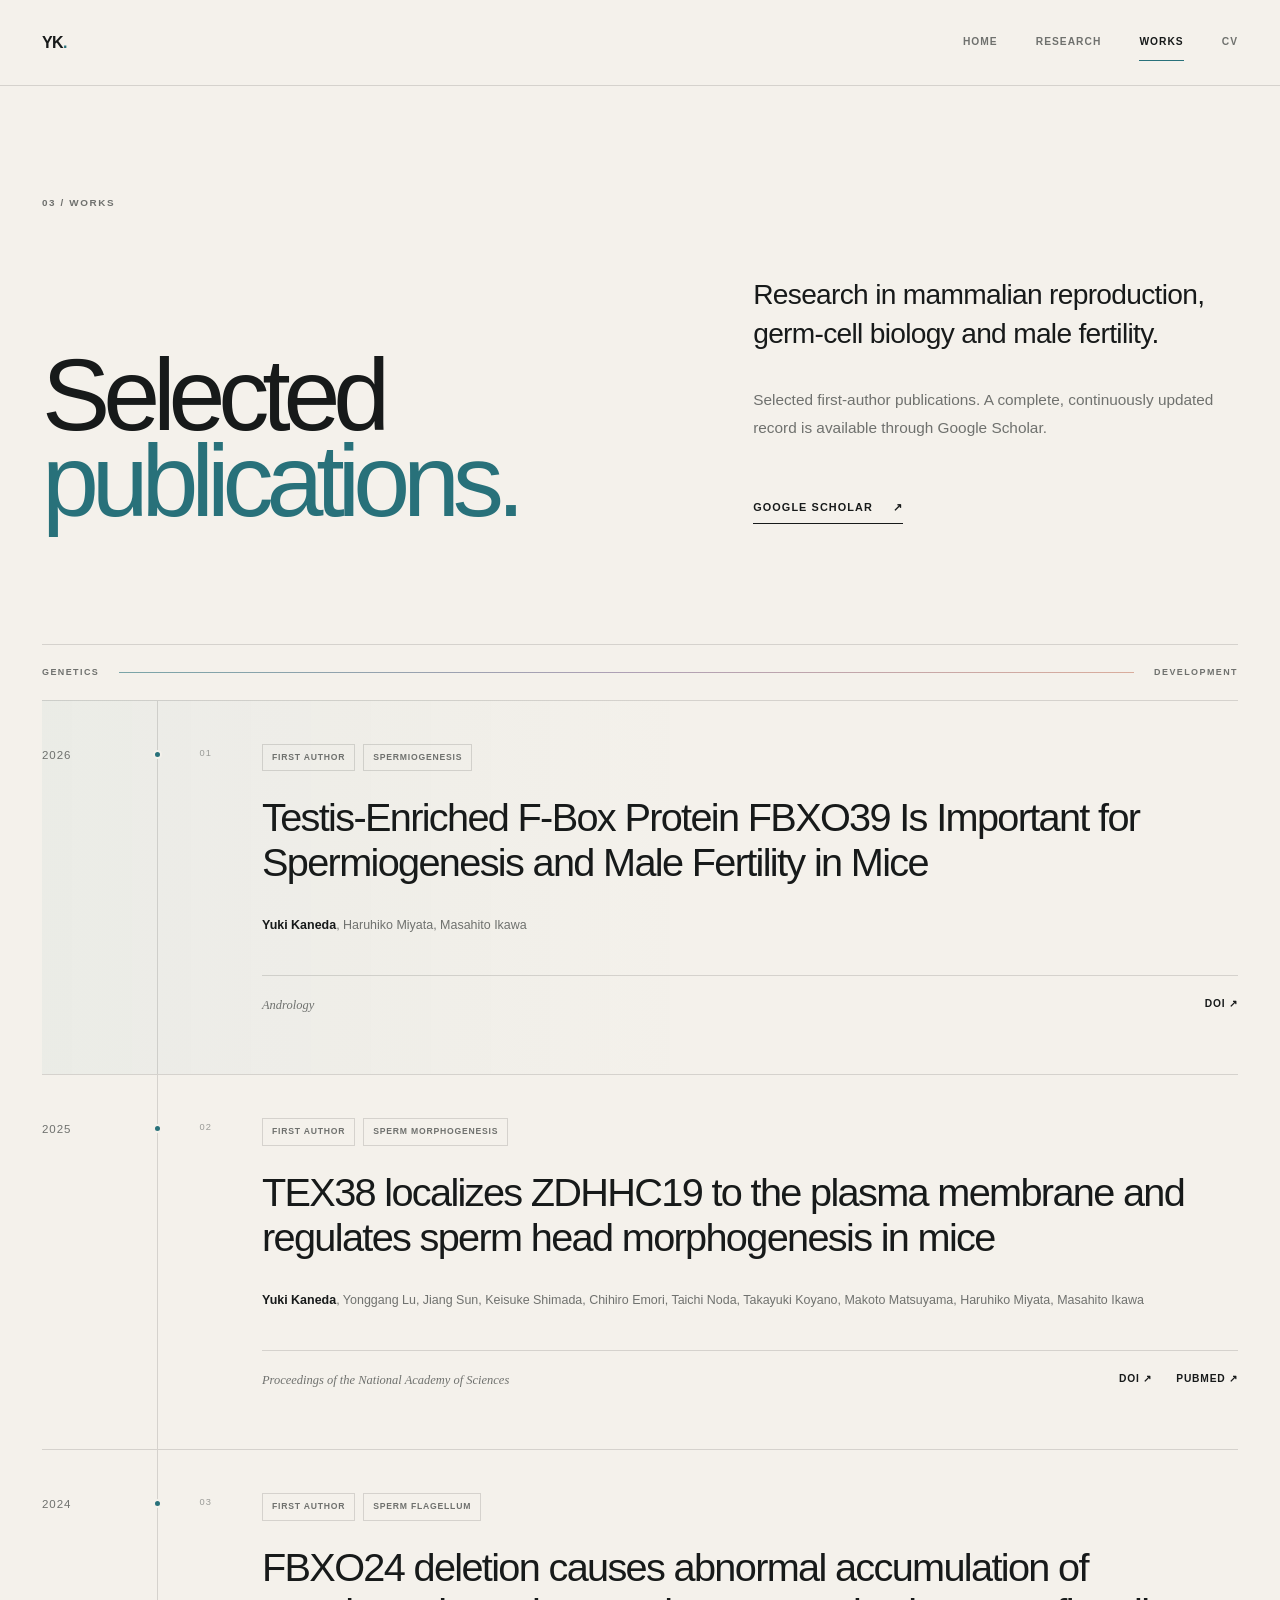
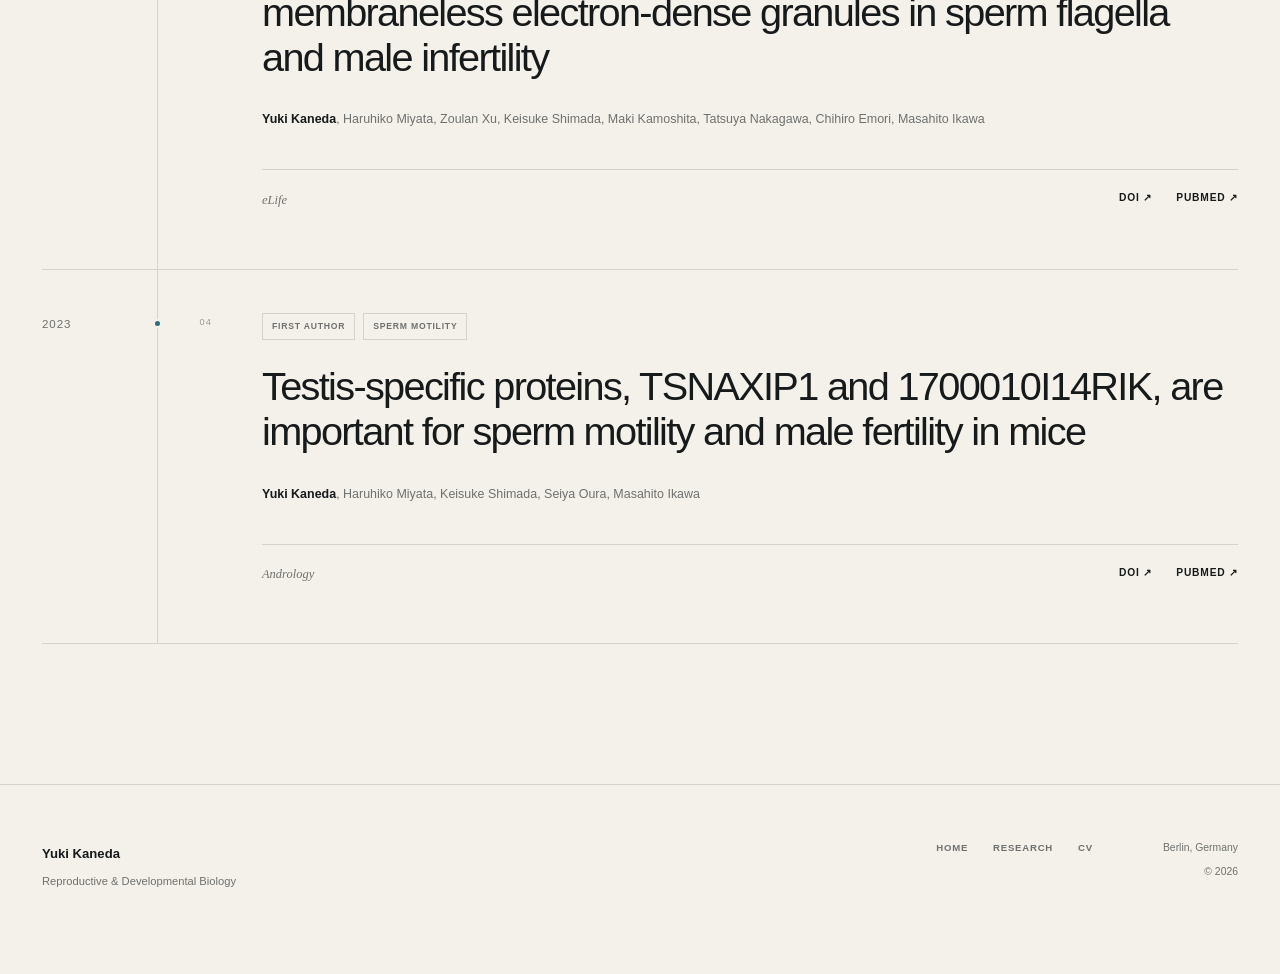
<file: works.html>
<!DOCTYPE html>
<html lang="en">
<head>
  <meta charset="UTF-8">
  <meta name="viewport" content="width=device-width, initial-scale=1.0">
  <title>Works | Yuki Kaneda</title>
  <meta name="description" content="Selected publications by Yuki Kaneda in mammalian reproductive biology and germ-cell biology.">
  <link rel="stylesheet" href="styles.css">
</head>
<body>

<header class="site-header">
  <a class="logo" href="index.html" aria-label="Yuki Kaneda home">YK<span>.</span></a>
  <nav aria-label="Main navigation">
    <a href="index.html">Home</a>
    <a href="research.html">Research</a>
    <a href="works.html" class="active">Works</a>
    <a href="index.html#cv">CV</a>
  </nav>
</header>

<main>
  <section class="page-intro">
    <p class="page-kicker">03 / WORKS</p>
    <div class="page-intro-grid">
      <h1>Selected<br><span>publications.</span></h1>
      <div class="page-intro-copy">
        <p class="intro-large">Research in mammalian reproduction, germ-cell biology and male fertility.</p>
        <p>Selected first-author publications. A complete, continuously updated record is available through Google Scholar.</p>
        <a class="large-link" href="https://scholar.google.com/citations?user=6YNJAUAAAAAJ&amp;hl=en" target="_blank" rel="noopener noreferrer">Google Scholar <span>↗</span></a>
      </div>
    </div>
  </section>

  <section class="publications-section" aria-label="Selected publications">
    <div class="publication-axis"><span>GENETICS</span><div class="axis-line"></div><span>DEVELOPMENT</span></div>

    <article class="publication featured-publication">
      <div class="publication-year">2026<div class="publication-dot"></div></div>
      <div class="publication-number">01</div>
      <div class="publication-main">
        <div class="publication-tags"><span>First author</span><span>Spermiogenesis</span></div>
        <h2>Testis-Enriched F-Box Protein FBXO39 Is Important for Spermiogenesis and Male Fertility in Mice</h2>
        <p class="publication-authors"><strong>Yuki Kaneda</strong>, Haruhiko Miyata, Masahito Ikawa</p>
        <div class="publication-bottom"><p class="journal">Andrology</p><div class="publication-links"><a href="https://doi.org/10.1111/andr.70225" target="_blank" rel="noopener noreferrer">DOI ↗</a></div></div>
      </div>
    </article>

    <article class="publication">
      <div class="publication-year">2025<div class="publication-dot"></div></div>
      <div class="publication-number">02</div>
      <div class="publication-main">
        <div class="publication-tags"><span>First author</span><span>Sperm morphogenesis</span></div>
        <h2>TEX38 localizes ZDHHC19 to the plasma membrane and regulates sperm head morphogenesis in mice</h2>
        <p class="publication-authors"><strong>Yuki Kaneda</strong>, Yonggang Lu, Jiang Sun, Keisuke Shimada, Chihiro Emori, Taichi Noda, Takayuki Koyano, Makoto Matsuyama, Haruhiko Miyata, Masahito Ikawa</p>
        <div class="publication-bottom"><p class="journal">Proceedings of the National Academy of Sciences</p><div class="publication-links"><a href="https://doi.org/10.1073/pnas.2417943122" target="_blank" rel="noopener noreferrer">DOI ↗</a><a href="https://pubmed.ncbi.nlm.nih.gov/40030029/" target="_blank" rel="noopener noreferrer">PubMed ↗</a></div></div>
      </div>
    </article>

    <article class="publication">
      <div class="publication-year">2024<div class="publication-dot"></div></div>
      <div class="publication-number">03</div>
      <div class="publication-main">
        <div class="publication-tags"><span>First author</span><span>Sperm flagellum</span></div>
        <h2>FBXO24 deletion causes abnormal accumulation of membraneless electron-dense granules in sperm flagella and male infertility</h2>
        <p class="publication-authors"><strong>Yuki Kaneda</strong>, Haruhiko Miyata, Zoulan Xu, Keisuke Shimada, Maki Kamoshita, Tatsuya Nakagawa, Chihiro Emori, Masahito Ikawa</p>
        <div class="publication-bottom"><p class="journal">eLife</p><div class="publication-links"><a href="https://doi.org/10.7554/eLife.92794" target="_blank" rel="noopener noreferrer">DOI ↗</a><a href="https://pubmed.ncbi.nlm.nih.gov/39163107/" target="_blank" rel="noopener noreferrer">PubMed ↗</a></div></div>
      </div>
    </article>

    <article class="publication">
      <div class="publication-year">2023<div class="publication-dot"></div></div>
      <div class="publication-number">04</div>
      <div class="publication-main">
        <div class="publication-tags"><span>First author</span><span>Sperm motility</span></div>
        <h2>Testis-specific proteins, TSNAXIP1 and 1700010I14RIK, are important for sperm motility and male fertility in mice</h2>
        <p class="publication-authors"><strong>Yuki Kaneda</strong>, Haruhiko Miyata, Keisuke Shimada, Seiya Oura, Masahito Ikawa</p>
        <div class="publication-bottom"><p class="journal">Andrology</p><div class="publication-links"><a href="https://doi.org/10.1111/andr.13378" target="_blank" rel="noopener noreferrer">DOI ↗</a><a href="https://pubmed.ncbi.nlm.nih.gov/36598146/" target="_blank" rel="noopener noreferrer">PubMed ↗</a></div></div>
      </div>
    </article>
  </section>
</main>

<footer>
  <div><strong>Yuki Kaneda</strong><p>Reproductive &amp; Developmental Biology</p></div>
  <div class="footer-links"><a href="index.html">Home</a><a href="research.html">Research</a><a href="index.html#cv">CV</a></div>
  <div class="footer-note"><span>Berlin, Germany</span><span>© 2026</span></div>
</footer>

</body>
</html>
</file>
<file: styles.css>
/* =========================================================
   YUKI KANEDA — RESEARCH PORTFOLIO
   Unified stylesheet
   ========================================================= */


/* =========================================================
   00. DESIGN SYSTEM
   ========================================================= */

:root {
  --background: #f4f1eb;
  --paper: #faf8f4;

  --ink: #171a1a;
  --muted: #6f716e;
  --soft: #9a9b97;

  --line: rgba(23, 26, 26, 0.14);
  --line-light: rgba(23, 26, 26, 0.07);

  --germline: #28717a;
  --germline-soft: rgba(40, 113, 122, 0.08);

  --transition: #806b91;
  --transition-soft: rgba(128, 107, 145, 0.08);

  --embryo: #c77f68;
  --embryo-soft: rgba(199, 127, 104, 0.09);

  --dark: #191b1b;
  --dark-muted: #aaa9a4;

  --max-width: 1440px;

  --page-padding: 42px;

  --sans:
    -apple-system,
    BlinkMacSystemFont,
    "Segoe UI",
    "Helvetica Neue",
    Helvetica,
    Arial,
    sans-serif;

  --serif:
    Georgia,
    "Times New Roman",
    serif;
}


/* =========================================================
   01. RESET
   ========================================================= */

* {
  box-sizing: border-box;
}

html {
  scroll-behavior: smooth;
}

body {
  margin: 0;

  background: var(--background);
  color: var(--ink);

  font-family: var(--sans);
  font-size: 16px;
  font-weight: 400;
  line-height: 1.6;

  -webkit-font-smoothing: antialiased;
  text-rendering: optimizeLegibility;
}

body,
button,
input,
textarea,
select {
  font-family: var(--sans);
}

img,
svg {
  display: block;
  max-width: 100%;
}

a {
  color: inherit;
  text-decoration: none;
}

p {
  margin-top: 0;
}

::selection {
  background: var(--germline);
  color: white;
}


/* =========================================================
   02. SHARED TYPOGRAPHY
   ========================================================= */

.eyebrow,
.section-number,
.page-kicker {
  margin: 0;

  color: var(--muted);

  font-size: 0.62rem;
  font-weight: 650;
  line-height: 1.4;

  letter-spacing: 0.16em;
  text-transform: uppercase;
}

.large-link {
  display: inline-flex;
  align-items: center;
  gap: 20px;

  margin-top: 42px;
  padding-bottom: 7px;

  border-bottom: 1px solid currentColor;

  font-size: 0.68rem;
  font-weight: 650;

  letter-spacing: 0.1em;
  text-transform: uppercase;

  transition:
    gap 0.25s ease,
    opacity 0.25s ease;
}

.large-link:hover {
  gap: 28px;
  opacity: 0.68;
}

.light-link {
  color: var(--background);
}


/* =========================================================
   03. HEADER
   ========================================================= */

.site-header {
  width: 100%;
  max-width: var(--max-width);

  min-height: 86px;

  margin: 0 auto;
  padding: 0 var(--page-padding);

  display: flex;
  align-items: center;
  justify-content: space-between;

  border-bottom: 1px solid var(--line);
}

.logo {
  display: inline-block;

  font-size: 1rem;
  font-weight: 750;

  letter-spacing: -0.04em;
}

.logo span {
  color: var(--germline);
}

.site-header nav {
  display: flex;
  align-items: center;
  gap: 38px;
}

.site-header nav a {
  position: relative;

  color: var(--muted);

  font-size: 0.64rem;
  font-weight: 650;

  letter-spacing: 0.1em;
  text-transform: uppercase;

  transition: color 0.2s ease;
}

.site-header nav a:hover,
.site-header nav a.active {
  color: var(--ink);
}

.site-header nav a.active::after {
  content: "";

  position: absolute;

  left: 0;
  right: 0;
  bottom: -10px;

  height: 1px;

  background: var(--germline);
}


/* =========================================================
   04. HOME — HERO
   ========================================================= */

.hero {
  max-width: var(--max-width);

  margin: 0 auto;
  padding: 105px var(--page-padding) 120px;

  display: grid;
  grid-template-columns: 0.92fr 1.08fr;

  gap: 90px;
  align-items: center;
}

.hero-copy {
  max-width: 760px;
}

.hero .eyebrow {
  margin-bottom: 34px;
}

.hero h1 {
  margin: 0;

  font-size: clamp(4.8rem, 8.4vw, 9rem);
  font-weight: 300;

  line-height: 0.82;
  letter-spacing: -0.075em;
}

.hero h1 span {
  color: var(--germline);
}

.hero-lead {
  max-width: 660px;

  margin: 55px 0 0;

  font-size: clamp(1.35rem, 2vw, 1.9rem);
  font-weight: 300;

  line-height: 1.42;
  letter-spacing: -0.025em;
}

.hero-description {
  max-width: 590px;

  margin: 28px 0 0;

  color: var(--muted);

  font-size: 0.96rem;
  line-height: 1.82;
}

.hero-links {
  display: flex;
  flex-wrap: wrap;

  gap: 35px;

  margin-top: 42px;
}

.hero-links a {
  padding-bottom: 5px;

  border-bottom: 1px solid var(--line);

  font-size: 0.66rem;
  font-weight: 650;

  letter-spacing: 0.09em;
  text-transform: uppercase;

  transition:
    border-color 0.2s ease,
    color 0.2s ease;
}

.hero-links a:hover {
  color: var(--germline);
  border-color: var(--germline);
}


/* =========================================================
   05. HOME — DEVELOPMENT VISUAL
   ========================================================= */

.development-visual {
  width: 100%;

  position: relative;

  padding: 30px 0;
}

.development-visual svg {
  width: 100%;
  height: auto;
}

.trajectory-line {
  fill: none;

  stroke-width: 2;
  stroke-dasharray: 7 11;

  animation: trajectoryMove 18s linear infinite;
}

@keyframes trajectoryMove {
  to {
    stroke-dashoffset: -180;
  }
}

.sperm-shape,
.dna-shape {
  fill: none;

  stroke: var(--germline);
  stroke-width: 2;
}

.oocyte-shape {
  fill: var(--transition-soft);

  stroke: var(--transition);
  stroke-width: 2;
}

.embryo-shape {
  fill: var(--embryo-soft);

  stroke: var(--embryo);
  stroke-width: 2;
}

.embryo-shape circle {
  animation: embryoPulse 4s ease-in-out infinite alternate;
}

.embryo-shape circle:nth-child(even) {
  animation-delay: 0.6s;
}

@keyframes embryoPulse {
  to {
    opacity: 0.58;
  }
}


/* =========================================================
   06. HOME — TRAJECTORY
   ========================================================= */

.trajectory-section {
  max-width: var(--max-width);

  margin: 0 auto;
  padding: 120px var(--page-padding) 145px;

  border-top: 1px solid var(--line);
}

.trajectory-heading {
  display: grid;
  grid-template-columns: 0.4fr 1fr;

  gap: 90px;

  margin-bottom: 85px;
}

.trajectory-heading h2 {
  max-width: 900px;

  margin: 0;

  font-size: clamp(3rem, 5.6vw, 6rem);
  font-weight: 300;

  line-height: 0.98;
  letter-spacing: -0.055em;
}

.research-grid {
  display: grid;
  grid-template-columns: repeat(4, 1fr);

  border-top: 1px solid var(--line);
  border-bottom: 1px solid var(--line);
}

.research-stage {
  min-height: 430px;

  padding: 38px 28px;

  position: relative;

  border-right: 1px solid var(--line);

  opacity: 0;
  transform: translateY(16px);

  transition:
    opacity 0.7s ease,
    transform 0.7s ease,
    background 0.25s ease;
}

.research-stage:last-child {
  border-right: 0;
}

.research-stage.visible {
  opacity: 1;
  transform: translateY(0);
}

.research-stage:hover {
  background: rgba(255, 255, 255, 0.24);
}

.stage-number {
  color: var(--soft);

  font-size: 0.57rem;
  font-weight: 650;

  letter-spacing: 0.12em;
}

.stage-icon {
  width: 75px;
  height: 75px;

  margin: 55px 0 48px;

  display: flex;
  align-items: center;
  justify-content: center;
}

.stage-icon svg {
  width: 100%;
  height: 100%;
}

.research-stage h3 {
  margin: 0 0 20px;

  font-size: 1.35rem;
  font-weight: 450;

  letter-spacing: -0.03em;
}

.research-stage p {
  color: var(--muted);

  font-size: 0.84rem;
  line-height: 1.75;
}

.stage-tags {
  margin-top: 28px;

  color: var(--soft);

  font-size: 0.56rem;
  font-weight: 650;

  letter-spacing: 0.08em;
  text-transform: uppercase;
}


/* =========================================================
   07. HOME — APPROACH
   ========================================================= */

.philosophy-section {
  max-width: var(--max-width);

  margin: 0 auto;
  padding: 135px var(--page-padding);

  border-top: 1px solid var(--line);
}

.philosophy-grid {
  display: grid;
  grid-template-columns: 1fr 0.8fr;

  gap: 120px;
  align-items: start;
}

.philosophy-grid h2 {
  margin: 25px 0 0;

  font-size: clamp(3.7rem, 6.6vw, 7rem);
  font-weight: 300;

  line-height: 0.92;
  letter-spacing: -0.065em;
}

.philosophy-copy {
  max-width: 590px;

  padding-top: 60px;
}

.philosophy-copy .lead {
  color: var(--ink);

  font-size: 1.5rem;
  font-weight: 300;

  line-height: 1.45;
}

.philosophy-copy p {
  color: var(--muted);

  line-height: 1.85;
}


/* =========================================================
   08. HOME — CURRENT DIRECTION
   ========================================================= */

.current-section {
  padding:
    130px
    max(
      var(--page-padding),
      calc((100vw - var(--max-width)) / 2 + var(--page-padding))
    );

  background:
    radial-gradient(
      circle at 82% 35%,
      rgba(199, 127, 104, 0.18),
      transparent 30%
    ),
    var(--dark);

  color: var(--background);
}

.current-label {
  display: flex;
  align-items: center;
  gap: 12px;

  color: var(--embryo);

  font-size: 0.6rem;
  font-weight: 650;

  letter-spacing: 0.16em;
  text-transform: uppercase;
}

.current-label::before {
  content: "";

  width: 7px;
  height: 7px;

  border-radius: 50%;

  background: var(--embryo);

  box-shadow: 0 0 0 7px rgba(199, 127, 104, 0.08);
}

.current-section h2 {
  max-width: 1150px;

  margin: 70px 0 0;

  font-size: clamp(3.8rem, 7vw, 7.6rem);
  font-weight: 300;

  line-height: 0.94;
  letter-spacing: -0.06em;
}

.current-section h2 em {
  color: var(--embryo);

  font-family: var(--serif);
  font-weight: 400;
}

.current-copy {
  max-width: 630px;

  margin: 60px 0 0 auto;

  color: var(--dark-muted);

  line-height: 1.85;
}


/* =========================================================
   09. SHARED INNER PAGE
   ========================================================= */

.page-intro {
  max-width: var(--max-width);

  margin: 0 auto;
  padding: 110px var(--page-padding) 120px;
}

.page-kicker {
  margin-bottom: 65px;
}

.page-intro-grid {
  display: grid;
  grid-template-columns: 1fr 0.82fr;

  gap: 120px;
  align-items: end;
}

.page-intro h1 {
  margin: 0;

  font-size: clamp(4.5rem, 8vw, 8.5rem);
  font-weight: 300;

  line-height: 0.84;
  letter-spacing: -0.07em;
}

.page-intro h1 span {
  color: var(--germline);
}

.page-intro-copy {
  max-width: 590px;
}

.page-intro-copy p {
  color: var(--muted);

  font-size: 0.96rem;
  line-height: 1.82;
}

.page-intro-copy .intro-large {
  margin-bottom: 32px;

  color: var(--ink);

  font-size: clamp(1.4rem, 2.2vw, 2rem);
  font-weight: 300;

  line-height: 1.4;
  letter-spacing: -0.025em;
}


/* =========================================================
   10. RESEARCH — HERO
   ========================================================= */

.research-hero {
  max-width: var(--max-width);

  margin: 0 auto;
  padding: 110px var(--page-padding) 80px;
}

.research-hero-copy {
  display: grid;
  grid-template-columns: 1.4fr 0.6fr;

  gap: 100px;
  align-items: end;
}

.research-hero-copy .eyebrow {
  grid-column: 1 / -1;

  margin-bottom: 10px;
}

.research-hero h1 {
  max-width: 980px;

  margin: 0;

  font-size: clamp(4.1rem, 7.3vw, 7.8rem);
  font-weight: 300;

  line-height: 0.91;
  letter-spacing: -0.065em;
}

.research-hero h1 span {
  color: var(--germline);
}

.research-hero h1 em {
  color: var(--embryo);

  font-family: var(--serif);
  font-weight: 400;
}

.research-hero-lead {
  margin: 0;
  padding-bottom: 10px;

  color: var(--muted);

  font-size: 1rem;
  line-height: 1.82;
}


/* =========================================================
   11. RESEARCH — TRAJECTORY ILLUSTRATION
   ========================================================= */

.research-illustration {
  margin-top: 110px;
  padding-top: 35px;

  overflow: hidden;

  border-top: 1px solid var(--line);
}

.trajectory-art {
  width: 100%;
  height: auto;
}

.art-path {
  fill: none;

  stroke: url(#researchGradient);
  stroke-width: 2;
  stroke-dasharray: 7 12;

  animation: researchFlow 18s linear infinite;
}

@keyframes researchFlow {
  to {
    stroke-dashoffset: -190;
  }
}

.art-dna,
.art-cut,
.art-sperm {
  fill: none;

  stroke: var(--germline);
  stroke-width: 2;
}

.art-oocyte {
  fill: var(--transition-soft);

  stroke: var(--transition);
  stroke-width: 2;
}

.art-embryo,
.art-embryo-late {
  fill: var(--embryo-soft);

  stroke: var(--embryo);
  stroke-width: 2;
}

.art-embryo-late circle {
  animation: researchCell 4s ease-in-out infinite alternate;
}

.art-embryo-late circle:nth-child(even) {
  animation-delay: 0.7s;
}

@keyframes researchCell {
  to {
    opacity: 0.55;
  }
}

.art-labels {
  display: grid;
  grid-template-columns: repeat(4, 1fr);

  border-top: 1px solid var(--line);
}

.art-labels div {
  padding: 18px 10px 0 0;

  color: var(--muted);

  font-size: 0.58rem;
  font-weight: 650;

  letter-spacing: 0.12em;
}

.art-labels span {
  display: block;

  margin-bottom: 8px;

  color: var(--soft);
}


/* =========================================================
   12. RESEARCH — CENTRAL QUESTION
   ========================================================= */

.research-question {
  max-width: var(--max-width);

  margin: 0 auto;
  padding: 145px var(--page-padding);

  border-top: 1px solid var(--line);
}

.research-question .section-number {
  margin-bottom: 65px;
}

.question-grid {
  display: grid;
  grid-template-columns: 1fr 1fr;

  gap: 120px;

  opacity: 0;
  transform: translateY(18px);

  transition:
    opacity 0.75s ease,
    transform 0.75s ease;
}

.question-grid.visible {
  opacity: 1;
  transform: translateY(0);
}

.question-grid h2 {
  margin: 0;

  font-size: clamp(3.2rem, 5.8vw, 6.2rem);
  font-weight: 300;

  line-height: 0.98;
  letter-spacing: -0.055em;
}

.question-grid > div {
  max-width: 590px;
}

.question-grid p {
  color: var(--muted);

  line-height: 1.85;
}

.question-grid .question-lead {
  margin-bottom: 35px;

  color: var(--ink);

  font-size: 1.55rem;
  font-weight: 300;

  line-height: 1.45;
}


/* =========================================================
   13. RESEARCH — CHAPTERS
   ========================================================= */

.research-chapter {
  max-width: var(--max-width);

  margin: 0 auto;
  padding: 60px var(--page-padding) 150px;

  border-top: 1px solid var(--line);

  opacity: 0;
  transform: translateY(20px);

  transition:
    opacity 0.8s ease,
    transform 0.8s ease;
}

.research-chapter.visible {
  opacity: 1;
  transform: translateY(0);
}

.chapter-meta {
  display: grid;
  grid-template-columns: 70px 1fr auto;

  margin-bottom: 95px;

  color: var(--muted);

  font-size: 0.58rem;
  font-weight: 650;

  letter-spacing: 0.15em;
}

.chapter-layout {
  display: grid;
  grid-template-columns: 0.9fr 1.1fr;

  gap: 100px;
  align-items: center;
}

.chapter-layout.reverse .chapter-copy {
  order: 2;
}

.chapter-layout.reverse .chapter-visual {
  order: 1;
}

.chapter-copy h2 {
  margin: 0 0 42px;

  font-size: clamp(3.2rem, 5.8vw, 6.3rem);
  font-weight: 300;

  line-height: 0.94;
  letter-spacing: -0.06em;
}

.chapter-copy h2 span {
  color: var(--germline);
}

.chapter-embryo .chapter-copy h2 span {
  color: var(--embryo);
}

.chapter-lead {
  max-width: 520px;

  margin-bottom: 30px;

  font-size: 1.4rem;
  font-weight: 300;

  line-height: 1.46;
}

.chapter-copy > p:not(.chapter-lead) {
  max-width: 560px;

  color: var(--muted);

  line-height: 1.85;
}

.chapter-keywords {
  display: flex;
  flex-wrap: wrap;

  gap: 8px;

  max-width: 570px;

  margin-top: 45px;
  padding-top: 25px;

  border-top: 1px solid var(--line);
}

.chapter-keywords span {
  padding: 7px 10px;

  border: 1px solid var(--line);

  color: var(--muted);

  font-size: 0.56rem;
  font-weight: 650;

  letter-spacing: 0.08em;
  text-transform: uppercase;
}


/* =========================================================
   14. RESEARCH — VISUAL BOX
   ========================================================= */

.chapter-visual {
  min-height: 520px;

  display: flex;
  align-items: center;
  justify-content: center;

  position: relative;

  overflow: hidden;

  background:
    radial-gradient(
      circle at center,
      var(--germline-soft),
      transparent 58%
    );

  border: 1px solid var(--line);
}

.chapter-visual::before {
  content: "";

  position: absolute;
  inset: 20px;

  pointer-events: none;

  border: 1px solid var(--line-light);
}

.chapter-visual svg {
  width: 80%;

  position: relative;
  z-index: 2;
}


/* sperm */

.big-sperm {
  fill: rgba(40, 113, 122, 0.035);

  stroke: var(--germline);
  stroke-width: 2;
}

.visual-orbit {
  fill: none;

  stroke: rgba(40, 113, 122, 0.22);
  stroke-width: 1;
  stroke-dasharray: 4 8;

  transform-origin: 325px 190px;

  animation: orbitRotate 25s linear infinite;
}

@keyframes orbitRotate {
  to {
    transform: rotate(360deg);
  }
}

.svg-caption {
  fill: var(--muted);

  font-family: var(--sans);
  font-size: 10px;

  letter-spacing: 3px;
}


/* genome */

.genome-visual {
  background:
    radial-gradient(
      circle at center,
      var(--transition-soft),
      transparent 58%
    );
}

.genome-strand {
  fill: none;

  stroke: var(--germline);
  stroke-width: 2;
}

.genome-rungs line {
  stroke: rgba(40, 113, 122, 0.48);
  stroke-width: 1.5;
}

.genome-rungs .cut-rung {
  stroke: var(--embryo);
  stroke-dasharray: 5 5;
}

.scissors {
  fill: none;

  stroke: var(--transition);
  stroke-width: 2;
}


/* =========================================================
   15. RESEARCH — LOGIC FLOW
   ========================================================= */

.logic-flow {
  display: grid;
  grid-template-columns: 1fr auto 1fr auto 1fr;

  gap: 13px;
  align-items: center;

  margin-top: 48px;
  padding: 28px 0;

  border-top: 1px solid var(--line);
  border-bottom: 1px solid var(--line);
}

.logic-flow div {
  display: flex;
  flex-direction: column;

  gap: 6px;
}

.logic-flow strong {
  font-size: 0.61rem;
  font-weight: 700;

  letter-spacing: 0.1em;
}

.logic-flow small {
  color: var(--muted);

  font-size: 0.68rem;
}

.logic-flow > span {
  color: var(--transition);
}


/* =========================================================
   16. RESEARCH — FERTILIZATION
   ========================================================= */

.fertilization-break {
  padding:
    105px
    max(
      var(--page-padding),
      calc((100vw - var(--max-width)) / 2 + var(--page-padding))
    )
    130px;

  display: grid;
  grid-template-columns: 0.85fr 1fr 0.7fr;

  gap: 60px;
  align-items: center;

  background:
    radial-gradient(
      circle at 50% 50%,
      rgba(128, 107, 145, 0.2),
      transparent 31%
    ),
    var(--dark);

  color: var(--background);
}

.fertilization-heading > p {
  color: #858783;

  font-size: 0.58rem;
  font-weight: 650;

  letter-spacing: 0.16em;
}

.fertilization-heading h2 {
  margin: 55px 0 0;

  font-size: clamp(3.1rem, 5.4vw, 5.8rem);
  font-weight: 300;

  line-height: 0.96;
  letter-spacing: -0.055em;
}

.fertilization-heading h2 em {
  color: var(--embryo);

  font-family: var(--serif);
  font-weight: 400;
}

.fertilization-scene svg {
  width: 100%;
}

.zygote-outer {
  fill: rgba(199, 127, 104, 0.025);

  stroke: rgba(199, 127, 104, 0.5);
  stroke-width: 2;
}

.zygote-inner {
  fill: rgba(255, 255, 255, 0.015);

  stroke: rgba(255, 255, 255, 0.12);
  stroke-width: 1;
}

.pronucleus {
  fill: rgba(128, 107, 145, 0.08);

  stroke: #a08bab;
  stroke-width: 2;

  animation: pronucleusPulse 4s ease-in-out infinite alternate;
}

.pronucleus.maternal {
  animation-delay: 1s;
}

@keyframes pronucleusPulse {
  to {
    opacity: 0.55;
  }
}

.pronucleus-core {
  fill: var(--embryo);

  opacity: 0.5;
}

.incoming-sperm,
.incoming-head {
  fill: none;

  stroke: #72a6ab;
  stroke-width: 2;
}

.fertilization-text p {
  color: #a9aaa6;

  line-height: 1.85;
}

.fertilization-text .large {
  margin-bottom: 35px;

  color: var(--background);

  font-size: 1.4rem;
  font-weight: 300;

  line-height: 1.46;
}


/* =========================================================
   17. RESEARCH — EMBRYO
   ========================================================= */

.embryo-visual {
  min-height: 480px;

  flex-direction: row;

  gap: 18px;

  background:
    radial-gradient(
      circle at center,
      var(--embryo-soft),
      transparent 60%
    );
}

.embryo-stage {
  display: flex;
  flex-direction: column;
  align-items: center;

  gap: 25px;

  position: relative;
  z-index: 2;
}

.embryo-stage small {
  color: var(--muted);

  font-size: 0.51rem;
  font-weight: 650;

  letter-spacing: 0.13em;
}

.embryo-circle {
  width: 105px;
  height: 105px;

  padding: 10px;

  display: grid;

  border: 1.5px solid var(--embryo);
  border-radius: 50%;
}

.embryo-circle i {
  display: block;

  border: 1px solid rgba(199, 127, 104, 0.8);
  border-radius: 50%;

  background: rgba(199, 127, 104, 0.035);
}

.embryo-circle.one {
  padding: 27px;
}

.embryo-circle.two {
  grid-template-columns: 1fr 1fr;

  padding: 14px;
}

.embryo-circle.four {
  grid-template-columns: 1fr 1fr;
  grid-template-rows: 1fr 1fr;

  padding: 11px;
}

.embryo-arrow {
  color: var(--embryo);

  opacity: 0.55;
}


/* =========================================================
   18. RESEARCH — ENGINEERING
   ========================================================= */

.engineering-section {
  padding:
    130px
    max(
      var(--page-padding),
      calc((100vw - var(--max-width)) / 2 + var(--page-padding))
    );

  background: var(--dark);
  color: var(--background);
}

.engineering-label {
  display: flex;

  gap: 25px;

  padding-bottom: 30px;

  border-bottom: 1px solid rgba(255, 255, 255, 0.15);

  color: #8d8e8a;

  font-size: 0.58rem;
  font-weight: 650;

  letter-spacing: 0.15em;
}

.engineering-grid {
  display: grid;
  grid-template-columns: 1fr 0.75fr;

  gap: 100px;

  padding-top: 90px;

  opacity: 0;
  transform: translateY(18px);

  transition:
    opacity 0.8s ease,
    transform 0.8s ease;
}

.engineering-grid.visible {
  opacity: 1;
  transform: translateY(0);
}

.engineering-grid h2 {
  margin: 0;

  font-size: clamp(3.5rem, 6.3vw, 6.8rem);
  font-weight: 300;

  line-height: 0.92;
  letter-spacing: -0.06em;
}

.engineering-grid h2 span {
  color: #77a5aa;
}

.engineering-grid h2 em {
  color: var(--embryo);

  font-family: var(--serif);
  font-weight: 400;
}

.engineering-copy {
  max-width: 590px;
}

.engineering-copy p {
  color: #aaa;

  line-height: 1.82;
}

.engineering-copy .engineering-lead {
  margin-bottom: 35px;

  color: var(--background);

  font-size: 1.45rem;
  font-weight: 300;

  line-height: 1.46;
}

.engineering-comparison {
  display: grid;
  grid-template-columns: 1fr auto 1fr;

  gap: 20px;
  align-items: center;

  margin: 55px 0;
  padding: 30px 0;

  border-top: 1px solid rgba(255, 255, 255, 0.14);
  border-bottom: 1px solid rgba(255, 255, 255, 0.14);
}

.engineering-comparison div:not(.comparison-arrow) {
  display: flex;
  flex-direction: column;

  gap: 8px;
}

.engineering-comparison span {
  color: #777975;

  font-size: 0.52rem;

  letter-spacing: 0.15em;
}

.engineering-comparison strong {
  font-weight: 450;
}

.engineering-comparison small {
  color: #999;
}

.comparison-arrow {
  color: var(--embryo);
}


/* =========================================================
   19. WORKS — INTRO
   ========================================================= */

.works-transition {
  margin-top: 25px;
  padding-top: 25px;

  border-top: 1px solid var(--line);
}


/* =========================================================
   20. WORKS — PUBLICATIONS
   ========================================================= */

.publications-section {
  max-width: var(--max-width);

  margin: 0 auto;
  padding: 0 var(--page-padding) 140px;
}

.publication-axis {
  display: grid;
  grid-template-columns: auto 1fr auto;

  gap: 20px;
  align-items: center;

  padding: 20px 0;

  border-top: 1px solid var(--line);

  color: var(--muted);

  font-size: 0.56rem;
  font-weight: 650;

  letter-spacing: 0.16em;
}

.axis-line {
  height: 1px;

  background:
    linear-gradient(
      90deg,
      var(--germline),
      var(--transition),
      var(--embryo)
    );

  opacity: 0.6;
}

.publication {
  display: grid;
  grid-template-columns: 115px 55px minmax(0, 1fr);

  position: relative;

  border-top: 1px solid var(--line);
}

.publication:last-child {
  border-bottom: 1px solid var(--line);
}

.publication-year {
  position: relative;

  padding-top: 45px;

  color: var(--muted);

  font-size: 0.72rem;

  letter-spacing: 0.08em;
}

.publication-dot {
  width: 9px;
  height: 9px;

  position: absolute;

  top: 49px;
  right: -5px;

  border: 2px solid var(--background);
  border-radius: 50%;

  background: var(--germline);
}

.publication-number {
  padding-top: 45px;

  border-left: 1px solid var(--line);

  color: var(--soft);

  font-size: 0.58rem;

  text-align: right;
  letter-spacing: 0.12em;
}

.publication-main {
  padding: 43px 0 58px 50px;
}

.publication-tags {
  display: flex;
  flex-wrap: wrap;

  gap: 8px;

  margin-bottom: 24px;
}

.publication-tags span {
  padding: 6px 9px;

  border: 1px solid var(--line);

  color: var(--muted);

  font-size: 0.54rem;
  font-weight: 650;

  letter-spacing: 0.09em;
  text-transform: uppercase;
}

.publication h2 {
  max-width: 1000px;

  margin: 0;

  font-size: clamp(1.75rem, 3.1vw, 3.2rem);
  font-weight: 350;

  line-height: 1.13;
  letter-spacing: -0.042em;
}

.publication-authors {
  max-width: 1000px;

  margin: 30px 0 0;

  color: var(--muted);

  font-size: 0.78rem;
  line-height: 1.75;
}

.publication-authors strong {
  color: var(--ink);

  font-weight: 700;
}

.author-note {
  color: var(--muted);
}

.publication-bottom {
  display: flex;
  align-items: flex-end;
  justify-content: space-between;

  gap: 40px;

  margin-top: 38px;
  padding-top: 20px;

  border-top: 1px solid var(--line);
}

.journal {
  margin: 0;

  color: var(--muted);

  font-family: var(--serif);
  font-size: 0.78rem;
  font-style: italic;
}

.publication-links {
  display: flex;

  gap: 24px;
}

.publication-links a {
  padding-bottom: 3px;

  border-bottom: 1px solid transparent;

  font-size: 0.64rem;
  font-weight: 650;

  letter-spacing: 0.08em;
  text-transform: uppercase;

  transition:
    border-color 0.2s ease,
    color 0.2s ease;
}

.publication-links a:hover {
  color: var(--germline);
  border-color: var(--germline);
}

.featured-publication {
  background:
    linear-gradient(
      90deg,
      rgba(40, 113, 122, 0.045),
      transparent 55%
    );
}


/* =========================================================
   21. WORKS — FUTURE / EMBRYO TRANSITION
   ========================================================= */

.works-future {
  padding:
    75px
    max(
      var(--page-padding),
      calc((100vw - var(--max-width)) / 2 + var(--page-padding))
    )
    140px;

  background:
    radial-gradient(
      circle at 78% 30%,
      rgba(199, 127, 104, 0.18),
      transparent 28%
    ),
    var(--dark);

  color: var(--background);
}

.future-line {
  display: flex;
  align-items: center;

  gap: 13px;

  padding-bottom: 30px;

  border-bottom: 1px solid rgba(255, 255, 255, 0.16);

  color: var(--embryo);

  font-size: 0.58rem;
  font-weight: 650;

  letter-spacing: 0.16em;
}

.future-dot {
  width: 8px;
  height: 8px;

  border-radius: 50%;

  background: var(--embryo);

  box-shadow:
    0 0 0 7px rgba(199, 127, 104, 0.08);
}

.works-future-grid {
  display: grid;
  grid-template-columns: 0.4fr 1fr;

  gap: 100px;

  padding-top: 80px;
}

.works-future .section-number {
  color: #858683;
}

.works-future h2 {
  max-width: 1000px;

  margin: 0;

  font-size: clamp(3rem, 6.3vw, 6.8rem);
  font-weight: 300;

  line-height: 0.98;
  letter-spacing: -0.06em;
}

.works-future h2 span {
  color: #8eb6ba;
}

.works-future h2 em {
  color: var(--embryo);

  font-family: var(--serif);
  font-weight: 400;
}

.works-future-grid > div > p {
  max-width: 650px;

  margin: 55px 0 0;

  color: #adaeaa;

  font-size: 0.95rem;
  line-height: 1.82;
}


/* =========================================================
   22. FOOTER
   ========================================================= */

footer {
  max-width: var(--max-width);

  min-height: 190px;

  margin: 0 auto;
  padding: 55px var(--page-padding);

  display: grid;
  grid-template-columns: 1fr auto auto;

  gap: 70px;
  align-items: start;

  border-top: 1px solid var(--line);
}

footer strong {
  font-size: 0.82rem;
  font-weight: 700;
}

footer p {
  margin: 7px 0 0;

  color: var(--muted);

  font-size: 0.7rem;
}

.footer-links {
  display: flex;

  gap: 25px;
}

.footer-links a {
  color: var(--muted);

  font-size: 0.6rem;
  font-weight: 650;

  letter-spacing: 0.08em;
  text-transform: uppercase;

  transition: color 0.2s ease;
}

.footer-links a:hover {
  color: var(--ink);
}

.footer-note {
  display: flex;
  flex-direction: column;

  gap: 7px;

  color: var(--muted);

  font-size: 0.65rem;

  text-align: right;
}


/* =========================================================
   23. TABLET
   ========================================================= */

@media (max-width: 1100px) {

  :root {
    --page-padding: 30px;
  }

  .hero {
    gap: 55px;
  }

  .research-grid {
    grid-template-columns: repeat(2, 1fr);
  }

  .research-stage:nth-child(2) {
    border-right: 0;
  }

  .research-stage:nth-child(-n + 2) {
    border-bottom: 1px solid var(--line);
  }

  .fertilization-break {
    grid-template-columns: 0.9fr 1fr;
  }

  .fertilization-text {
    grid-column: 2;
  }

  .chapter-layout {
    gap: 60px;
  }

}


/* =========================================================
   24. MOBILE
   ========================================================= */

@media (max-width: 760px) {

  :root {
    --page-padding: 20px;
  }


  /* header */

  .site-header {
    min-height: 72px;
  }

  .site-header nav {
    gap: 18px;
  }

  .site-header nav a {
    font-size: 0.56rem;
  }


  /* home hero */

  .hero {
    padding-top: 70px;
    padding-bottom: 85px;

    grid-template-columns: 1fr;

    gap: 60px;
  }

  .hero h1 {
    font-size: clamp(4.2rem, 20vw, 6.5rem);
  }

  .hero-lead {
    margin-top: 42px;
  }


  /* trajectory */

  .trajectory-section {
    padding-top: 90px;
    padding-bottom: 100px;
  }

  .trajectory-heading {
    grid-template-columns: 1fr;

    gap: 30px;

    margin-bottom: 60px;
  }

  .research-grid {
    grid-template-columns: 1fr;
  }

  .research-stage {
    min-height: 0;

    border-right: 0;
    border-bottom: 1px solid var(--line);
  }

  .research-stage:nth-child(2) {
    border-right: 0;
  }

  .research-stage:last-child {
    border-bottom: 0;
  }


  /* philosophy */

  .philosophy-section {
    padding-top: 90px;
    padding-bottom: 90px;
  }

  .philosophy-grid {
    grid-template-columns: 1fr;

    gap: 35px;
  }

  .philosophy-copy {
    padding-top: 0;
  }


  /* current */

  .current-section {
    padding-top: 90px;
    padding-bottom: 100px;
  }

  .current-copy {
    margin-top: 45px;
  }


  /* generic inner */

  .page-intro {
    padding-top: 75px;
    padding-bottom: 90px;
  }

  .page-kicker {
    margin-bottom: 45px;
  }

  .page-intro-grid {
    grid-template-columns: 1fr;

    gap: 55px;
  }

  .page-intro h1 {
    font-size: clamp(4rem, 18vw, 6.3rem);
  }


  /* research hero */

  .research-hero {
    padding-top: 75px;
    padding-bottom: 55px;
  }

  .research-hero-copy {
    grid-template-columns: 1fr;

    gap: 45px;
  }

  .research-hero h1 {
    font-size: clamp(3.8rem, 16vw, 6.2rem);
  }


  /* research trajectory */

  .research-illustration {
    margin-top: 70px;

    overflow-x: auto;

    -webkit-overflow-scrolling: touch;
  }

  .trajectory-art,
  .art-labels {
    min-width: 720px;
  }


  /* question */

  .research-question {
    padding-top: 90px;
    padding-bottom: 90px;
  }

  .research-question .section-number {
    margin-bottom: 45px;
  }

  .question-grid {
    grid-template-columns: 1fr;

    gap: 50px;
  }


  /* research chapters */

  .research-chapter {
    padding-top: 50px;
    padding-bottom: 95px;
  }

  .chapter-meta {
    grid-template-columns: 45px 1fr;

    gap: 8px;

    margin-bottom: 60px;
  }

  .chapter-meta span:last-child {
    grid-column: 2;
  }

  .chapter-layout,
  .chapter-layout.reverse {
    grid-template-columns: 1fr;

    gap: 55px;
  }

  .chapter-layout.reverse .chapter-copy,
  .chapter-layout.reverse .chapter-visual {
    order: initial;
  }

  .chapter-visual {
    min-height: 380px;
  }

  .logic-flow {
    grid-template-columns: 1fr;

    gap: 15px;
  }

  .logic-flow > span {
    transform: rotate(90deg);

    width: max-content;
  }


  /* fertilization */

  .fertilization-break {
    padding-top: 80px;
    padding-bottom: 90px;

    grid-template-columns: 1fr;

    gap: 55px;
  }

  .fertilization-heading h2 {
    margin-top: 35px;
  }

  .fertilization-scene {
    width: min(100%, 520px);

    margin: 0 auto;
  }

  .fertilization-text {
    grid-column: auto;
  }


  /* embryo */

  .embryo-visual {
    min-height: 360px;

    justify-content: flex-start;

    padding: 40px 30px;

    overflow-x: auto;
  }


  /* engineering */

  .engineering-section {
    padding-top: 90px;
    padding-bottom: 100px;
  }

  .engineering-grid {
    grid-template-columns: 1fr;

    gap: 60px;

    padding-top: 65px;
  }

  .engineering-comparison {
    grid-template-columns: 1fr;

    gap: 20px;
  }

  .comparison-arrow {
    transform: rotate(90deg);

    width: max-content;
  }


  /* works */

  .publications-section {
    padding-bottom: 100px;
  }

  .publication-axis {
    grid-template-columns: auto 1fr auto;
  }

  .publication {
    grid-template-columns: 62px minmax(0, 1fr);
  }

  .publication-number {
    display: none;
  }

  .publication-year {
    padding-top: 35px;
  }

  .publication-dot {
    top: 39px;
  }

  .publication-main {
    padding:
      34px
      0
      48px
      25px;

    border-left: 1px solid var(--line);
  }

  .publication h2 {
    font-size: clamp(1.55rem, 7vw, 2.4rem);
  }

  .publication-bottom {
    align-items: flex-start;
    flex-direction: column;

    gap: 20px;
  }

  .publication-links {
    flex-wrap: wrap;
  }


  /* works future */

  .works-future {
    padding-top: 70px;
    padding-bottom: 100px;
  }

  .works-future-grid {
    grid-template-columns: 1fr;

    gap: 30px;

    padding-top: 60px;
  }


  /* footer */

  footer {
    grid-template-columns: 1fr;

    gap: 35px;

    padding-top: 45px;
    padding-bottom: 45px;
  }

  .footer-note {
    text-align: left;
  }

}


/* =========================================================
   25. SMALL MOBILE
   ========================================================= */

@media (max-width: 430px) {

  .site-header nav {
    gap: 13px;
  }

  .site-header nav a {
    font-size: 0.51rem;

    letter-spacing: 0.07em;
  }

  .hero h1 {
    font-size: 4rem;
  }

  .research-hero h1 {
    font-size: 3.65rem;
  }

  .chapter-copy h2,
  .question-grid h2 {
    font-size: 3.2rem;
  }

  .engineering-grid h2,
  .works-future h2 {
    font-size: 3.25rem;
  }

  .embryo-circle {
    width: 88px;
    height: 88px;
  }

}


/* =========================================================
   26. ACCESSIBILITY / REDUCED MOTION
   ========================================================= */

@media (prefers-reduced-motion: reduce) {

  html {
    scroll-behavior: auto;
  }

  *,
  *::before,
  *::after {
    animation-duration: 0.001ms !important;
    animation-iteration-count: 1 !important;

    transition-duration: 0.001ms !important;
  }

  .research-stage,
  .research-chapter,
  .question-grid,
  .engineering-grid {
    opacity: 1;
    transform: none;
  }

}
/* =========================================================
   HOME STABILIZATION — V2
   ========================================================= */

/* ---------- illustration ---------- */

.home-science-visual {
  min-width: 0;
  padding: 20px 0;
}

.home-science-visual svg {
  width: 100%;
  overflow: visible;
}

.science-path {
  fill: none;
  stroke: url(#homeGradient);
  stroke-width: 1.7;
  stroke-dasharray: 6 10;
  animation: scienceFlow 18s linear infinite;
}

@keyframes scienceFlow {
  to {
    stroke-dashoffset: -160;
  }
}

.science-germline,
.science-dna {
  fill: none;
  stroke: var(--germline);
  stroke-width: 1.8;
}

.science-edit {
  stroke: var(--transition);
}

.science-fertilization {
  fill: rgba(128, 107, 145, 0.035);
  stroke: var(--transition);
  stroke-width: 1.7;
}

.science-embryo {
  fill: rgba(199, 127, 104, 0.035);
  stroke: var(--embryo);
  stroke-width: 1.7;
}

.science-late circle {
  animation: cellPulse 4s ease-in-out infinite alternate;
}

.science-late circle:nth-child(even) {
  animation-delay: 0.7s;
}

@keyframes cellPulse {
  to {
    opacity: 0.55;
  }
}

.home-science-visual text {
  fill: var(--muted);
  font-family: var(--sans);
  font-size: 9px;
  font-weight: 650;
  letter-spacing: 2px;
}

.visual-scale {
  display: grid;
  grid-template-columns: auto 1fr auto;
  gap: 16px;
  align-items: center;

  margin-top: 10px;

  color: var(--muted);
  font-size: 0.52rem;
  font-weight: 650;
  letter-spacing: 0.15em;
}

.visual-scale-line {
  height: 1px;

  background:
    linear-gradient(
      90deg,
      var(--germline),
      var(--transition),
      var(--embryo)
    );

  opacity: 0.55;
}


/* ---------- trajectory heading ---------- */

.trajectory-heading {
  align-items: start;
}

.section-intro {
  max-width: 650px;

  margin: 35px 0 0;

  color: var(--muted);
  line-height: 1.8;
}


/* ---------- cards ---------- */

.stage-top {
  display: flex;
  justify-content: space-between;

  color: var(--soft);

  font-size: 0.55rem;
  font-weight: 650;

  letter-spacing: 0.12em;
}

.mini-illustration {
  width: 95px;
  height: 85px;

  margin: 45px 0 38px;

  display: flex;
  align-items: center;
}

.mini-illustration svg {
  width: 100%;
  height: auto;

  fill: none;

  stroke: var(--germline);
  stroke-width: 1.6;
}

.embryo-mini svg,
.engineering-mini svg {
  stroke: var(--embryo);
}

.mini-cut {
  stroke: var(--transition);
}


/* ---------- approach ---------- */

.approach-section {
  max-width: var(--max-width);

  margin: 0 auto;
  padding: 135px var(--page-padding);

  border-top: 1px solid var(--line);
}

.approach-section > .section-number {
  margin-bottom: 65px;
}

.approach-grid {
  display: grid;
  grid-template-columns: 1fr 0.82fr;

  gap: 120px;
  align-items: start;
}

.approach-grid h2 {
  margin: 0;

  font-size: clamp(3.7rem, 6.5vw, 7rem);
  font-weight: 300;

  line-height: 0.91;
  letter-spacing: -0.065em;
}

.approach-grid h2 span {
  color: var(--germline);
}

.approach-copy {
  max-width: 590px;
}

.approach-copy > p {
  color: var(--muted);
  line-height: 1.85;
}

.approach-lead {
  margin-bottom: 35px;

  color: var(--ink) !important;

  font-size: 1.45rem;
  font-weight: 300;

  line-height: 1.45 !important;
}

.causal-diagram {
  display: grid;
  grid-template-columns: 1fr auto 1fr auto 1fr;

  gap: 14px;
  align-items: center;

  margin-top: 50px;
  padding: 25px 0;

  border-top: 1px solid var(--line);
  border-bottom: 1px solid var(--line);
}

.causal-diagram div {
  display: flex;
  flex-direction: column;
  gap: 7px;
}

.causal-diagram span {
  color: var(--soft);

  font-size: 0.5rem;
  letter-spacing: 0.12em;
}

.causal-diagram strong {
  font-size: 0.58rem;
  letter-spacing: 0.1em;
}

.causal-diagram i {
  color: var(--transition);
  font-style: normal;
}


/* ---------- current direction ---------- */

.current-grid {
  display: grid;
  grid-template-columns: 1fr 0.55fr;

  gap: 90px;
  align-items: center;
}

.current-section h2 {
  margin-top: 70px;
}

.current-embryo {
  width: 100%;
  max-width: 420px;

  margin: 20px auto 30px;
}

.current-zona {
  fill: rgba(199, 127, 104, 0.018);
  stroke: var(--embryo);
  stroke-width: 2;
}

.current-oolemma {
  fill: rgba(255, 255, 255, 0.012);
  stroke: rgba(255, 255, 255, 0.24);
  stroke-width: 1.2;
}

.current-pronucleus {
  fill: rgba(128, 107, 145, 0.08);

  stroke: var(--transition);
  stroke-width: 1.5;
}

.current-nucleoli {
  fill: rgba(244, 241, 235, 0.16);
  stroke: rgba(244, 241, 235, 0.4);
  stroke-width: 0.8;
}

.current-polar-body {
  fill: rgba(199, 127, 104, 0.07);
  stroke: var(--embryo);
  stroke-width: 1.3;
}

.current-polar-core {
  fill: rgba(244, 241, 235, 0.16);
  stroke: rgba(244, 241, 235, 0.36);
  stroke-width: 0.8;
}

.current-caption {
  fill: var(--dark-muted);
  font-family: var(--sans);
  font-size: 9px;
  font-weight: 650;
  letter-spacing: 2px;
}

.current-grid .current-copy {
  margin: 0;

  color: var(--dark-muted);
}


/* =========================================================
   CV
   ========================================================= */

.cv-section {
  max-width: var(--max-width);

  margin: 0 auto;
  padding: 135px var(--page-padding) 150px;

  border-top: 1px solid var(--line);
}

.cv-heading {
  display: grid;
  grid-template-columns: 0.4fr 1fr;

  gap: 90px;

  margin-bottom: 100px;
}

.cv-heading h2 {
  margin: 0;

  font-size: clamp(3.7rem, 6.5vw, 7rem);
  font-weight: 300;

  line-height: 0.94;
  letter-spacing: -0.06em;
}

.cv-heading h2 span {
  color: var(--germline);
}

.cv-layout {
  display: grid;
  grid-template-columns: 0.42fr 1fr;

  gap: 100px;
}


/* profile */

.cv-profile {
  align-self: start;

  position: sticky;
  top: 40px;
}

.cv-monogram {
  width: 115px;
  height: 115px;

  margin-bottom: 35px;

  display: flex;
  align-items: center;
  justify-content: center;

  border: 1px solid var(--germline);
  border-radius: 50%;

  color: var(--germline);

  font-size: 1.3rem;
  font-weight: 300;

  letter-spacing: -0.04em;
}

.cv-profile h3 {
  margin: 0 0 20px;

  font-size: 1.45rem;
  font-weight: 400;

  letter-spacing: -0.03em;
}

.cv-profile p {
  margin: 7px 0;

  color: var(--muted);

  font-size: 0.78rem;
  line-height: 1.65;
}

.cv-profile-links {
  display: flex;
  flex-direction: column;

  gap: 10px;

  margin-top: 35px;
}

.cv-profile-links a {
  width: fit-content;

  padding-bottom: 3px;

  border-bottom: 1px solid var(--line);

  font-size: 0.61rem;
  font-weight: 650;

  letter-spacing: 0.09em;
  text-transform: uppercase;
}


/* timeline */

.cv-timeline {
  position: relative;
}

.cv-entry {
  display: grid;
  grid-template-columns: 100px 24px 1fr;

  min-height: 190px;

  opacity: 1;
  transform: none;
}

.js .cv-entry {
  opacity: 0;
  transform: translateY(12px);

  transition:
    opacity 0.6s ease,
    transform 0.6s ease;
}

.js .cv-entry.visible {
  opacity: 1;
  transform: translateY(0);
}

.cv-date {
  padding-top: 4px;

  color: var(--muted);

  font-size: 0.54rem;
  font-weight: 650;

  letter-spacing: 0.12em;
}

.cv-marker {
  width: 9px;
  height: 9px;

  position: relative;

  margin-top: 5px;

  border-radius: 50%;

  background: var(--germline);
}

.cv-marker::after {
  content: "";

  width: 1px;

  position: absolute;

  top: 15px;
  bottom: -176px;
  left: 4px;

  background: var(--line);
}

.cv-entry:last-child .cv-marker::after {
  display: none;
}

.embryo-marker {
  background: var(--embryo);
}

.cv-entry-content {
  padding: 0 0 65px 30px;

  border-top: 1px solid var(--line);
}

.cv-type {
  margin: 17px 0 17px;

  color: var(--soft) !important;

  font-size: 0.52rem !important;
  font-weight: 650;

  letter-spacing: 0.13em;
}

.cv-entry-content h3 {
  max-width: 700px;

  margin: 0 0 7px;

  font-size: clamp(1.35rem, 2.4vw, 2.1rem);
  font-weight: 350;

  line-height: 1.25;
  letter-spacing: -0.035em;
}

.cv-place {
  color: var(--germline) !important;

  font-size: 0.7rem !important;
  font-weight: 600;
}

.cv-entry-content > p:last-child {
  max-width: 670px;

  margin-top: 22px;

  color: var(--muted);

  font-size: 0.82rem;
  line-height: 1.8;
}


/* milestones */

.cv-milestones {
  margin-top: 25px;
}

.cv-milestones > div {
  display: grid;
  grid-template-columns: 65px 1fr;

  gap: 20px;

  padding: 16px 0;

  border-top: 1px solid var(--line);
}

.cv-milestones > div:last-child {
  border-bottom: 1px solid var(--line);
}

.cv-milestones span {
  color: var(--muted);

  font-size: 0.62rem;
}

.cv-milestones p {
  margin: 0;

  font-size: 0.82rem;
}

.cv-milestones small {
  display: block;

  margin-top: 4px;

  color: var(--muted);

  font-size: 0.68rem;
}

.cv-forward h3 {
  color: var(--embryo);
}


/* =========================================================
   STABILITY / BUG FIXES
   ========================================================= */

/*
   Content must remain visible when JS fails.
   Animations are only activated after JS adds .js.
*/

.research-stage {
  opacity: 1;
  transform: none;
}

.js .research-stage {
  opacity: 0;
  transform: translateY(14px);
}

.js .research-stage.visible {
  opacity: 1;
  transform: translateY(0);
}


/*
   Prevent horizontal overflow from SVG/text.
*/

main,
section,
article,
div {
  min-width: 0;
}

body {
  overflow-x: hidden;
}


/*
   Avoid huge words breaking layouts.
*/

h1,
h2,
h3,
p {
  overflow-wrap: break-word;
}


/* =========================================================
   MOBILE
   ========================================================= */

@media (max-width: 760px) {

  .site-header nav {
    gap: 15px;
  }

  .site-header nav a {
    font-size: 0.51rem;
  }


  .home-science-visual {
    max-width: 650px;
    margin: 0 auto;
  }


  .approach-grid,
  .cv-heading,
  .cv-layout,
  .current-grid {
    grid-template-columns: 1fr;

    gap: 50px;
  }


  .approach-section,
  .cv-section {
    padding-top: 90px;
    padding-bottom: 100px;
  }


  .cv-heading {
    margin-bottom: 65px;
  }


  .cv-profile {
    position: static;

    padding-bottom: 50px;

    border-bottom: 1px solid var(--line);
  }


  .cv-entry {
    grid-template-columns: 65px 18px 1fr;
  }


  .cv-entry-content {
    padding-left: 20px;
  }


  .causal-diagram {
    grid-template-columns: 1fr;
  }

  .causal-diagram i {
    transform: rotate(90deg);
    width: fit-content;
  }


  .current-section h2 {
    margin-top: 45px;
  }


  .current-embryo {
    margin-top: 0;
  }

}


@media (max-width: 480px) {

  .site-header {
    padding-left: 16px;
    padding-right: 16px;
  }

  .site-header nav {
    gap: 10px;
  }

  .site-header nav a {
    font-size: 0.47rem;
    letter-spacing: 0.04em;
  }


  .cv-entry {
    grid-template-columns: 54px 14px 1fr;
  }


  .cv-date {
    font-size: 0.47rem;
  }


  .cv-entry-content {
    padding-left: 15px;
  }

}


/* =========================================================
   REDUCED MOTION
   ========================================================= */

@media (prefers-reduced-motion: reduce) {

  .science-path,
  .science-late circle {
    animation: none !important;
  }

  .js .research-stage,
  .js .cv-entry {
    opacity: 1;
    transform: none;
  }

}
</file>
